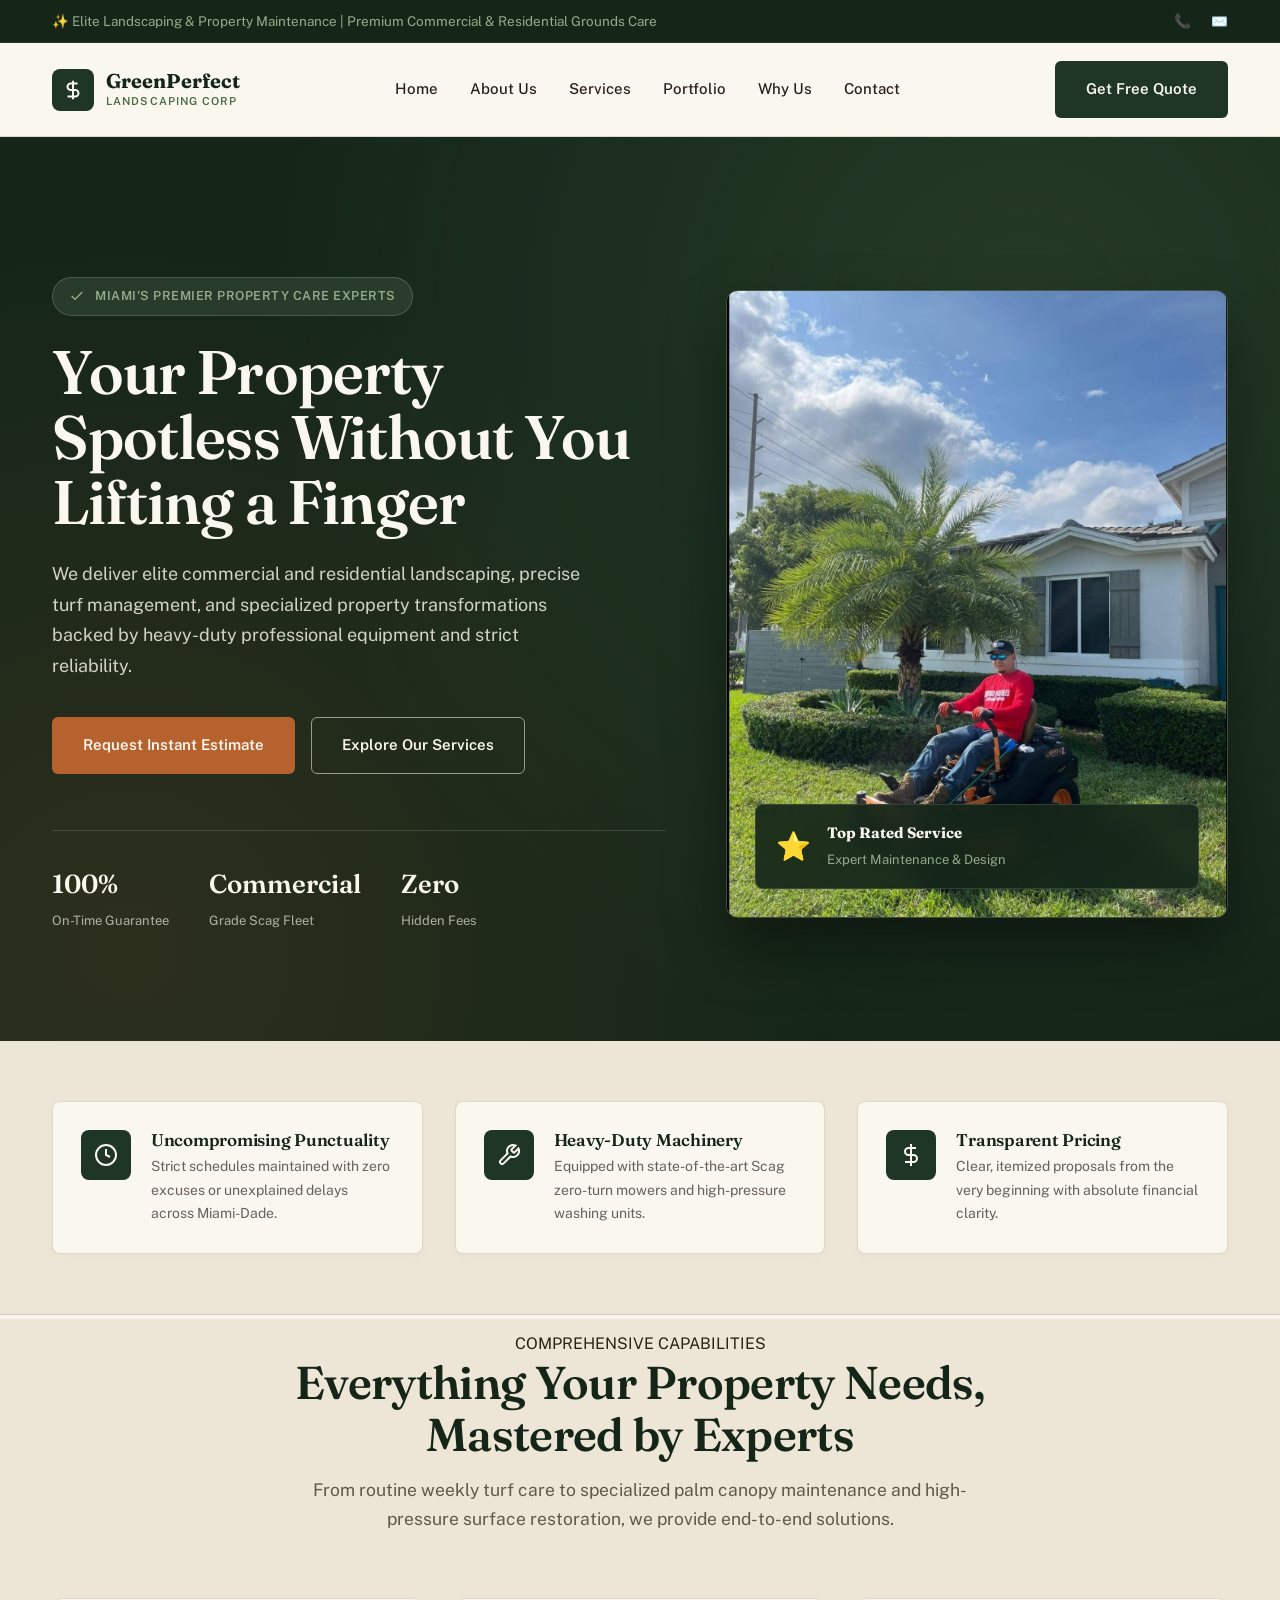
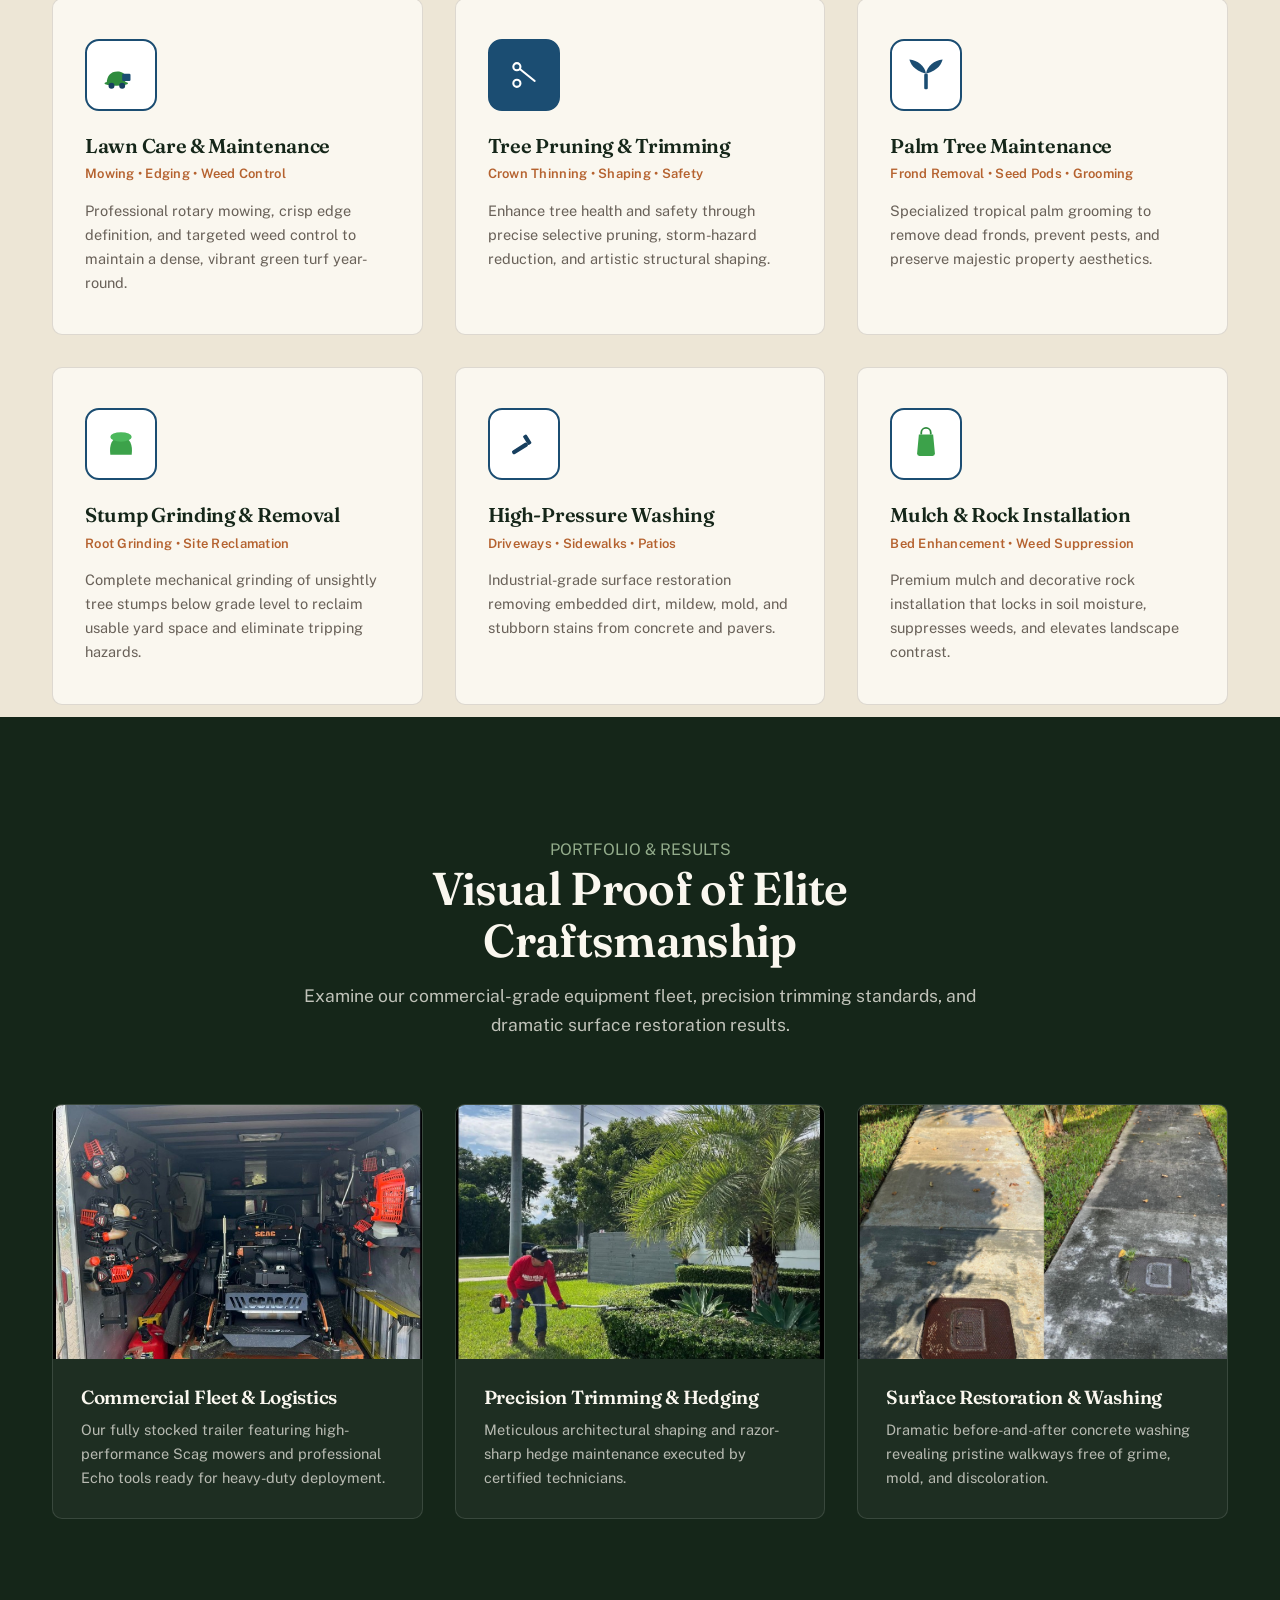
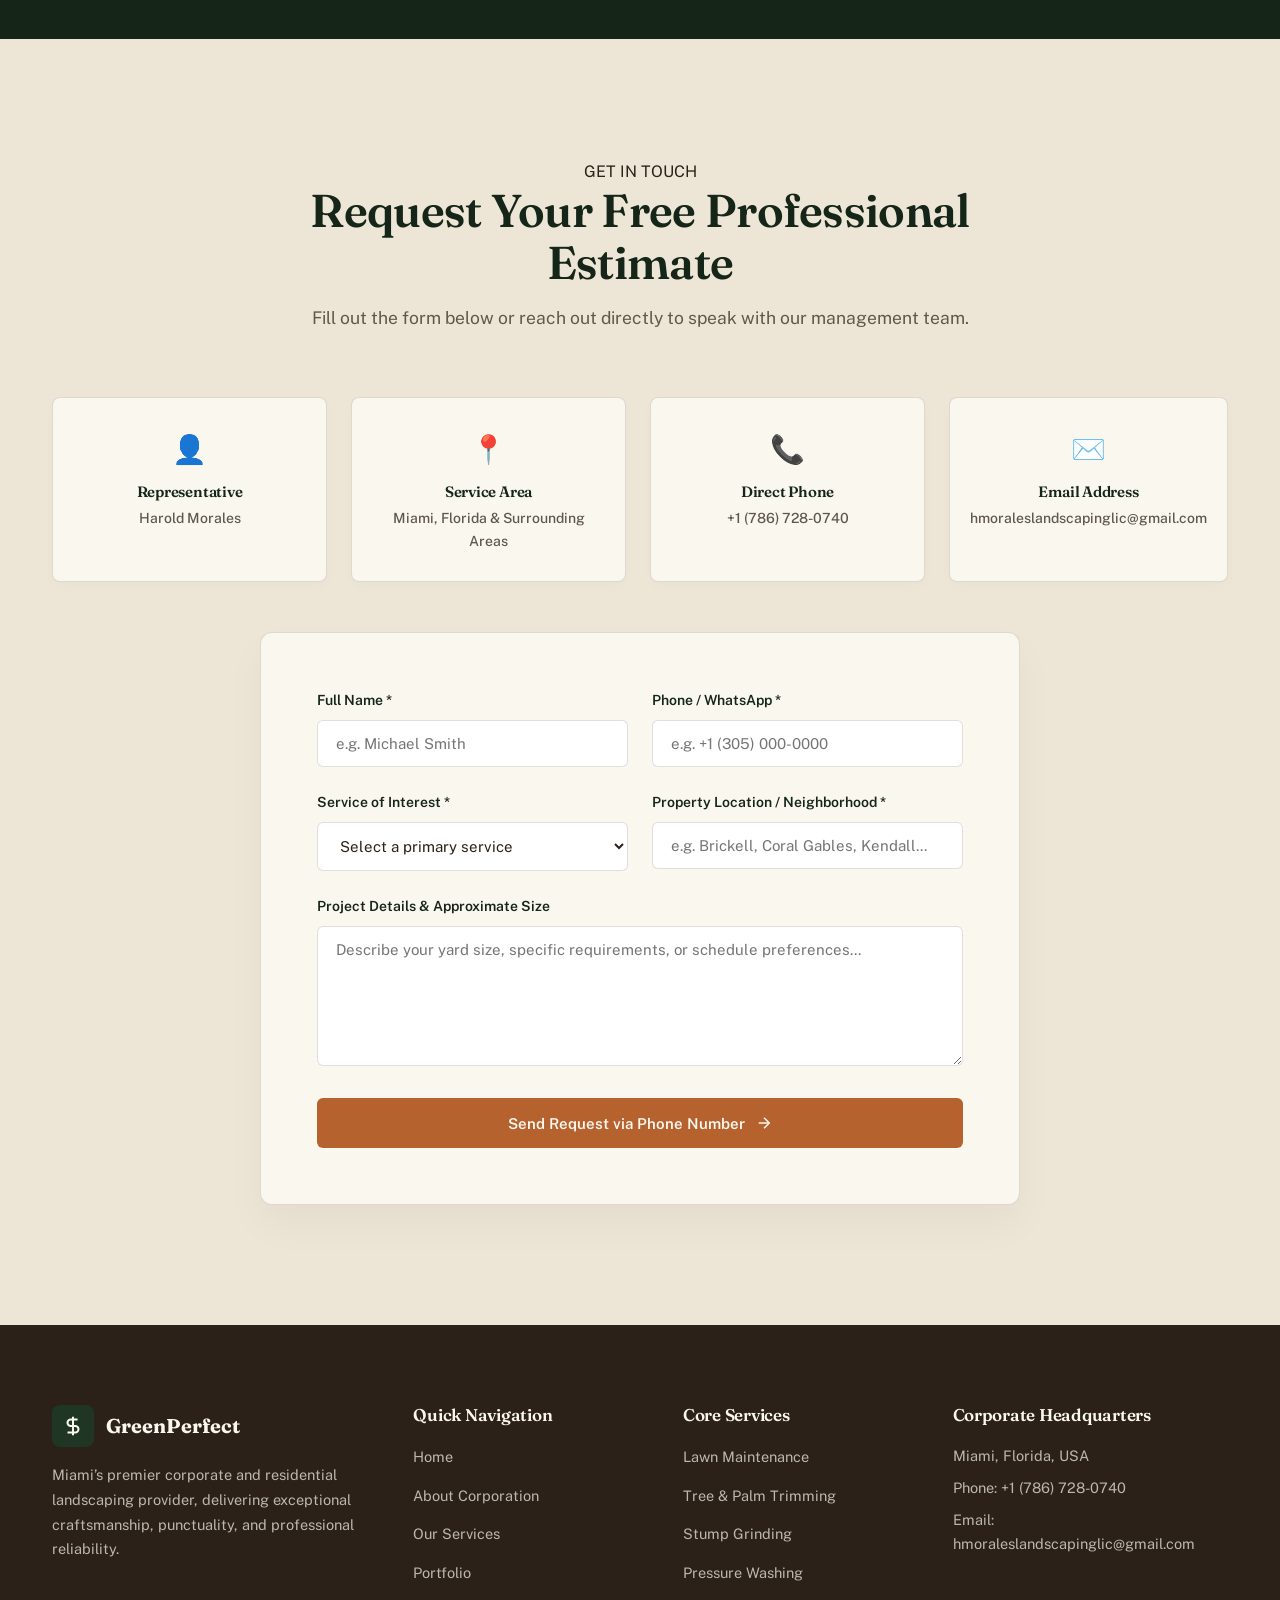
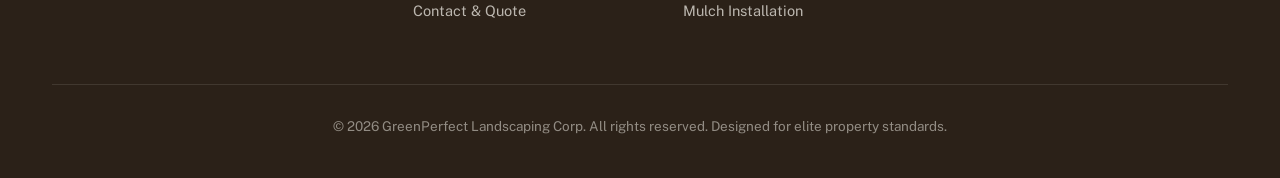
<file: index.html>
<!DOCTYPE html>
<html lang="en">
<head>
    <meta charset="UTF-8">
    <meta name="viewport" content="width=device-width, initial-scale=1.0">
    <title>GreenPerfect Corporation | Premier Commercial & Residential Landscaping Miami</title>
    <meta name="description" content="Miami's elite landscaping, lawn maintenance, tree care, and surface restoration experts. Fully licensed, insured, and equipped with commercial-grade machinery.">
    
    <!-- Google Fonts -->
    <link rel="preconnect" href="https://fonts.googleapis.com">
    <link rel="preconnect" href="https://fonts.gstatic.com" crossorigin>
    <link href="https://fonts.googleapis.com/css2?family=Fraunces:ital,opsz,wght@0,9..144,300..700;1,9..144,400..600&family=Public+Sans:wght@300;400;500;600;700&display=swap" rel="stylesheet">
    
    <!-- External Stylesheet -->
    <link rel="stylesheet" href="style.css">
</head>
<body>

    <!-- TOP BAR NOTICE -->
    <div class="top-announcement-bar">
        <div class="wrap">
            <span>✨ Elite Landscaping & Property Maintenance | Premium Commercial & Residential Grounds Care   </span>
            <div class="top-contacts">
                <a href="tel:(786) 728-0740">📞 </a>
                <a href="mailto:hmoraleslandscapinglic@gmail.com">✉️ </a>
            </div>
        </div>
    </div>

    <!-- ENTERPRISE NAVIGATION -->
    <header class="nav" id="navbar">
        <div class="wrap">
            <a href="#" class="brand">
                <div class="brand-emblem">
                    <svg viewBox="0 0 24 24" fill="none" stroke="currentColor" stroke-width="2.2"><path d="M12 2v20M17 5H9.5a3.5 3.5 0 0 0 0 7h5a3.5 3.5 0 0 1 0 7H6"/></svg>
                </div>
                <div class="brand-text">
                    <span class="brand-name">GreenPerfect</span>
                    <span class="brand-tagline">Landscaping Corp</span>
                </div>
            </a>
            
            <nav class="nav-links">
                <a href="#inicio">Home</a>
                <a href="#about">About Us</a>
                <a href="#servicios">Services</a>
                <a href="#galeria">Portfolio</a>
                <a href="#why-us">Why Us</a>
                <a href="#contacto">Contact</a>
            </nav>

            <div class="nav-actions">
                <a href="#contacto" class="btn btn-primary-header">Get Free Quote</a>
                <button class="mobile-menu-toggle" id="menuToggle" aria-label="Toggle navigation">
                    <span></span>
                    <span></span>
                    <span></span>
                </button>
            </div>
        </div>
    </header>

    <!-- MOBILE MENU OVERLAY -->
    <div class="mobile-nav-overlay" id="mobileNav">
        <div class="mobile-nav-content">
            <a href="#inicio" class="mobile-link">Home</a>
            <a href="#about" class="mobile-link">About Us</a>
            <a href="#servicios" class="mobile-link">Services</a>
            <a href="#galeria" class="mobile-link">Portfolio</a>
            <a href="#why-us" class="mobile-link">Why Us</a>
            <a href="#contacto" class="mobile-link">Contact</a>
            <a href="#contacto" class="btn btn-primary mobile-cta">Get Free Quote</a>
        </div>
    </div>

    <!-- HERO SECTION -->
    <section id="inicio" class="hero">
        <div class="hero-bg-overlay"></div>
        <div class="wrap">
            <div class="hero-content">
                <div class="hero-badge">
                    <svg viewBox="0 0 24 24" fill="none" stroke="currentColor" stroke-width="2"><polyline points="20 6 9 17 4 12"/></svg>
                    <span>MIAMI'S PREMIER PROPERTY CARE EXPERTS</span>
                </div>
                <h1>Your Property Spotless Without You Lifting a Finger</h1>
                <p class="hero-sub">We deliver elite commercial and residential landscaping, precise turf management, and specialized property transformations backed by heavy-duty professional equipment and strict reliability.</p>
                
                <div class="hero-ctas">
                    <a href="#contacto" class="btn btn-primary">Request Instant Estimate</a>
                    <a href="#servicios" class="btn btn-outline-light">Explore Our Services</a>
                </div>

                <div class="hero-trust">
                    <div class="hero-trust-item">
                        <span class="hero-trust-num">100%</span>
                        <span class="hero-trust-label">On-Time Guarantee</span>
                    </div>
                    <div class="hero-trust-item">
                        <span class="hero-trust-num">Commercial</span>
                        <span class="hero-trust-label">Grade Scag Fleet</span>
                    </div>
                    <div class="hero-trust-item">
                        <span class="hero-trust-num">Zero</span>
                        <span class="hero-trust-label">Hidden Fees</span>
                    </div>
                </div>
            </div>

            <div class="hero-visual">
                <div class="hero-photo-card">
                    <img src="Harold Landscaping.jpg" alt="Harold Landscaping professional care in Miami">
                    <div class="hero-floating-badge">
                        <div class="badge-icon">⭐</div>
                        <div class="badge-text">
                            <strong>Top Rated Service</strong>
                            <span>Expert Maintenance & Design</span>
                        </div>
                    </div>
                </div>
            </div>
        </div>
    </section>

    <!-- TRUST & METRICS STRIP -->
    <section class="metrics-strip">
        <div class="wrap">
            <div class="metric-card">
                <div class="metric-icon">
                    <svg viewBox="0 0 24 24" fill="none" stroke="currentColor" stroke-width="2"><circle cx="12" cy="12" r="10"/><polyline points="12 6 12 12 16 14"/></svg>
                </div>
                <div>
                    <h4>Uncompromising Punctuality</h4>
                    <p>Strict schedules maintained with zero excuses or unexplained delays across Miami-Dade.</p>
                </div>
            </div>
            <div class="metric-card">
                <div class="metric-icon">
                    <svg viewBox="0 0 24 24" fill="none" stroke="currentColor" stroke-width="2"><path d="M14.7 6.3a1 1 0 0 0 0 1.4l1.6 1.6a1 1 0 0 0 1.4 0l3.77-3.77a6 6 0 0 1-7.94 7.94l-6.91 6.91a2.12 2.12 0 0 1-3-3l6.91-6.91a6 6 0 0 1 7.94-7.94l-3.76 3.76z"/></svg>
                </div>
                <div>
                    <h4>Heavy-Duty Machinery</h4>
                    <p>Equipped with state-of-the-art Scag zero-turn mowers and high-pressure washing units.</p>
                </div>
            </div>
            <div class="metric-card">
                <div class="metric-icon">
                    <svg viewBox="0 0 24 24" fill="none" stroke="currentColor" stroke-width="2"><line x1="12" y1="1" x2="12" y2="23"/><path d="M17 5H9.5a3.5 3.5 0 0 0 0 7h5a3.5 3.5 0 0 1 0 7H6"/></svg>
                </div>
                <div>
                    <h4>Transparent Pricing</h4>
                    <p>Clear, itemized proposals from the very beginning with absolute financial clarity.</p>
                </div>
            </div>
        </div>
    </section>

    <!-- ABOUT SECTION -->
    <section id="about" class="about-section">
    </section>

    <!-- COMPREHENSIVE SERVICES SECTION -->
    <section id="servicios" class="services-section">
        <div class="wrap">
            <div class="section-head center-head">
                <span class="section-eyebrow">COMPREHENSIVE CAPABILITIES</span>
                <h2>Everything Your Property Needs, Mastered by Experts</h2>
                <p>From routine weekly turf care to specialized palm canopy maintenance and high-pressure surface restoration, we provide end-to-end solutions.</p>
            </div>

            <div class="services-grid">
                <!-- Service 1 -->
                <div class="service-card">
                    <div class="service-icon-wrap">
                        <svg viewBox="0 0 64 64" xmlns="http://www.w3.org/2000/svg">
                            <ellipse cx="24" cy="46" rx="20" ry="4" fill="#2E8B3D"/>
                            <path d="M8 46 C8 34 14 26 26 26 C34 26 40 30 40 36 L40 40 C40 43 38 46 34 46 Z" fill="#2E8B3D"/>
                            <rect x="34" y="30" width="14" height="12" rx="2" fill="#1B4D72"/>
                            <circle cx="16" cy="50" r="5" fill="#173F5F"/>
                            <circle cx="34" cy="50" r="5" fill="#173F5F"/>
                        </svg>
                    </div>
                    <h3>Lawn Care & Maintenance</h3>
                    <span class="service-sub">Mowing • Edging • Weed Control</span>
                    <p>Professional rotary mowing, crisp edge definition, and targeted weed control to maintain a dense, vibrant green turf year-round.</p>
                </div>

                <!-- Service 2 -->
                <div class="service-card">
                    <div class="service-icon-wrap accent-icon">
                        <svg viewBox="0 0 64 64" xmlns="http://www.w3.org/2000/svg">
                            <circle cx="20" cy="18" r="6" fill="none" stroke="#fff" stroke-width="3.5"/>
                            <circle cx="20" cy="46" r="6" fill="none" stroke="#fff" stroke-width="3.5"/>
                            <line x1="25" y1="22" x2="50" y2="42" stroke="#fff" stroke-width="3.5" stroke-linecap="round"/>
                        </svg>
                    </div>
                    <h3>Tree Pruning & Trimming</h3>
                    <span class="service-sub">Crown Thinning • Shaping • Safety</span>
                    <p>Enhance tree health and safety through precise selective pruning, storm-hazard reduction, and artistic structural shaping.</p>
                </div>

                <!-- Service 3 -->
                <div class="service-card">
                    <div class="service-icon-wrap">
                        <svg viewBox="0 0 64 64" xmlns="http://www.w3.org/2000/svg">
                            <rect x="29" y="30" width="6" height="26" rx="2" fill="#1B4D72"/>
                            <path d="M32 30 C10 24 6 12 4 6 C18 8 30 16 32 30 Z" fill="#1B4D72"/>
                            <path d="M32 30 C54 24 58 12 60 6 C46 8 34 16 32 30 Z" fill="#1B4D72"/>
                        </svg>
                    </div>
                    <h3>Palm Tree Maintenance</h3>
                    <span class="service-sub">Frond Removal • Seed Pods • Grooming</span>
                    <p>Specialized tropical palm grooming to remove dead fronds, prevent pests, and preserve majestic property aesthetics.</p>
                </div>

                <!-- Service 4 -->
                <div class="service-card">
                    <div class="service-icon-wrap">
                        <svg viewBox="0 0 64 64" xmlns="http://www.w3.org/2000/svg">
                            <path d="M14 50 C12 34 16 20 32 20 C48 20 52 34 50 50 Z" fill="#3CA24A"/>
                            <ellipse cx="32" cy="20" rx="18" ry="8" fill="#4CB85C"/>
                        </svg>
                    </div>
                    <h3>Stump Grinding & Removal</h3>
                    <span class="service-sub">Root Grinding • Site Reclamation</span>
                    <p>Complete mechanical grinding of unsightly tree stumps below grade level to reclaim usable yard space and eliminate tripping hazards.</p>
                </div>

                <!-- Service 5 -->
                <div class="service-card">
                    <div class="service-icon-wrap">
                        <svg viewBox="0 0 64 64" xmlns="http://www.w3.org/2000/svg">
                            <rect x="10" y="36" width="30" height="7" rx="3" fill="#173F5F" transform="rotate(-32 25 39)"/>
                            <rect x="34" y="16" width="7" height="18" rx="2" fill="#173F5F" transform="rotate(-32 37 25)"/>
                        </svg>
                    </div>
                    <h3>High-Pressure Washing</h3>
                    <span class="service-sub">Driveways • Sidewalks • Patios</span>
                    <p>Industrial-grade surface restoration removing embedded dirt, mildew, mold, and stubborn stains from concrete and pavers.</p>
                </div>

                <!-- Service 6 -->
                <div class="service-card">
                    <div class="service-icon-wrap">
                        <svg viewBox="0 0 64 64" xmlns="http://www.w3.org/2000/svg">
                            <path d="M24 16 v-3 a8 8 0 0 1 16 0 v3" fill="none" stroke="#2E8B3D" stroke-width="3"/>
                            <path d="M20 16 h24 l3 32 a4 4 0 0 1 -4 4 h-22 a4 4 0 0 1 -4 -4 Z" fill="#3CA24A"/>
                        </svg>
                    </div>
                    <h3>Mulch & Rock Installation</h3>
                    <span class="service-sub">Bed Enhancement • Weed Suppression</span>
                    <p>Premium mulch and decorative rock installation that locks in soil moisture, suppresses weeds, and elevates landscape contrast.</p>
                </div>
            </div>
        </div>
    </section>

    <!-- PORTFOLIO / GALLERY SECTION -->
    <section id="galeria" class="gallery-section">
        <div class="wrap">
            <div class="section-head center-head white-head">
                <span class="section-eyebrow">PORTFOLIO & RESULTS</span>
                <h2>Visual Proof of Elite Craftsmanship</h2>
                <p>Examine our commercial-grade equipment fleet, precision trimming standards, and dramatic surface restoration results.</p>
            </div>

            <div class="gallery-grid">
                <div class="gallery-card">
                    <div class="gallery-img-wrap">
                        <img src="Equipamiento.jpg" alt="Commercial Equipment Fleet">
                    </div>
                    <div class="gallery-body">
                        <h4>Commercial Fleet & Logistics</h4>
                        <p>Our fully stocked trailer featuring high-performance Scag mowers and professional Echo tools ready for heavy-duty deployment.</p>
                    </div>
                </div>

                <div class="gallery-card">
                    <div class="gallery-img-wrap">
                        <img src="Poda de Precisión.jpg" alt="Precision Trimming">
                    </div>
                    <div class="gallery-body">
                        <h4>Precision Trimming & Hedging</h4>
                        <p>Meticulous architectural shaping and razor-sharp hedge maintenance executed by certified technicians.</p>
                    </div>
                </div>

                <div class="gallery-card">
                    <div class="gallery-img-wrap">
                        <img src="Restauración de Superficies.png" alt="Surface Restoration">
                    </div>
                    <div class="gallery-body">
                        <h4>Surface Restoration & Washing</h4>
                        <p>Dramatic before-and-after concrete washing revealing pristine walkways free of grime, mold, and discoloration.</p>
                    </div>
                </div>
            </div>
        </div>
    </section>
    <!-- CONTACT & QUOTE SECTION -->
    <section id="contacto" class="contact-section">
        <div class="wrap">
            <div class="section-head center-head">
                <span class="section-eyebrow">GET IN TOUCH</span>
                <h2>Request Your Free Professional Estimate</h2>
                <p>Fill out the form below or reach out directly to speak with our management team.</p>
            </div>

            <div class="contact-info-boxes">
                <div class="info-box">
                    <div class="info-box-icon">👤</div>
                    <h4>Representative</h4>
                    <p>Harold Morales</p>
                </div>
                <div class="info-box">
                    <div class="info-box-icon">📍</div>
                    <h4>Service Area</h4>
                    <p>Miami, Florida & Surrounding Areas</p>
                </div>
                <div class="info-box">
                    <div class="info-box-icon">📞</div>
                    <h4>Direct Phone</h4>
                    <p>+1 (786) 728-0740</p>
                </div>
                <div class="info-box">
                    <div class="info-box-icon">✉️</div>
                    <h4>Email Address</h4>
                    <p>hmoraleslandscapinglic@gmail.com</p>
                </div>
            </div>

            <div class="form-wrapper">
                <form id="whatsapp-form" class="enterprise-form">
                    <div class="form-row">
                        <div class="form-group">
                            <label for="nombre">Full Name *</label>
                            <input type="text" id="nombre" name="nombre" placeholder="e.g. Michael Smith" required>
                        </div>
                        <div class="form-group">
                            <label for="telefono">Phone / WhatsApp *</label>
                            <input type="tel" id="telefono" name="telefono" placeholder="e.g. +1 (305) 000-0000" required>
                        </div>
                    </div>

                    <div class="form-row">
                        <div class="form-group">
                            <label for="servicio">Service of Interest *</label>
                            <select id="servicio" name="servicio" required>
                                <option value="" disabled selected>Select a primary service</option>
                                <option value="Lawn Care & Maintenance">Lawn Care & Maintenance</option>
                                <option value="Tree Pruning & Trimming">Tree Pruning & Trimming</option>
                                <option value="Palm Tree Maintenance">Palm Tree Maintenance</option>
                                <option value="Stump Grinding & Removal">Stump Grinding & Removal</option>
                                <option value="High-Pressure Washing">High-Pressure Washing</option>
                                <option value="Mulch & Rock Installation">Mulch & Rock Installation</option>
                                <option value="Other Landscaping Service">Other Landscaping Service</option>
                            </select>
                        </div>
                        <div class="form-group">
                            <label for="ubicacion">Property Location / Neighborhood *</label>
                            <input type="text" id="ubicacion" name="ubicacion" placeholder="e.g. Brickell, Coral Gables, Kendall..." required>
                        </div>
                    </div>

                    <div class="form-group full-width">
                        <label for="mensaje">Project Details & Approximate Size</label>
                        <textarea id="mensaje" name="detalles" placeholder="Describe your yard size, specific requirements, or schedule preferences..."></textarea>
                    </div>

                    <button type="submit" class="btn btn-primary submit-btn">
                        <span>Send Request via Phone Number</span>
                        <svg viewBox="0 0 24 24" fill="none" stroke="currentColor" stroke-width="2"><line x1="5" y1="12" x2="19" y2="12"/><polyline points="12 5 19 12 12 19"/></svg>
                    </button>
                </form>
            </div>
        </div>
    </section>

    <!-- FOOTER -->
    <footer class="footer">
        <div class="wrap">
            <div class="footer-grid">
                <div class="footer-col">
                    <div class="brand footer-brand">
                        <div class="brand-emblem">
                            <svg viewBox="0 0 24 24" fill="none" stroke="currentColor" stroke-width="2.2"><path d="M12 2v20M17 5H9.5a3.5 3.5 0 0 0 0 7h5a3.5 3.5 0 0 1 0 7H6"/></svg>
                        </div>
                        <span class="brand-name" style="color:#FAF7EF;">GreenPerfect</span>
                    </div>
                    <p class="footer-desc">Miami’s premier corporate and residential landscaping provider, delivering exceptional craftsmanship, punctuality, and professional reliability.</p>
                </div>
                <div class="footer-col">
                    <h4>Quick Navigation</h4>
                    <ul>
                        <li><a href="#inicio">Home</a></li>
                        <li><a href="#about">About Corporation</a></li>
                        <li><a href="#servicios">Our Services</a></li>
                        <li><a href="#galeria">Portfolio</a></li>
                        <li><a href="#contacto">Contact & Quote</a></li>
                    </ul>
                </div>
                <div class="footer-col">
                    <h4>Core Services</h4>
                    <ul>
                        <li><a href="#servicios">Lawn Maintenance</a></li>
                        <li><a href="#servicios">Tree & Palm Trimming</a></li>
                        <li><a href="#servicios">Stump Grinding</a></li>
                        <li><a href="#servicios">Pressure Washing</a></li>
                        <li><a href="#servicios">Mulch Installation</a></li>
                    </ul>
                </div>
                <div class="footer-col">
                    <h4>Corporate Headquarters</h4>
                    <p>Miami, Florida, USA</p>
                    <p>Phone: +1 (786) 728-0740</p>
                    <p>Email: hmoraleslandscapinglic@gmail.com</p>
                </div>
            </div>
            <div class="footer-bottom">
                <p>&copy; 2026 GreenPerfect Landscaping Corp. All rights reserved. Designed for elite property standards.</p>
            </div>
        </div>
    </footer>

    <!-- External JavaScript File -->
    <script src="script.js"></script>
</body>
</html>
</file>
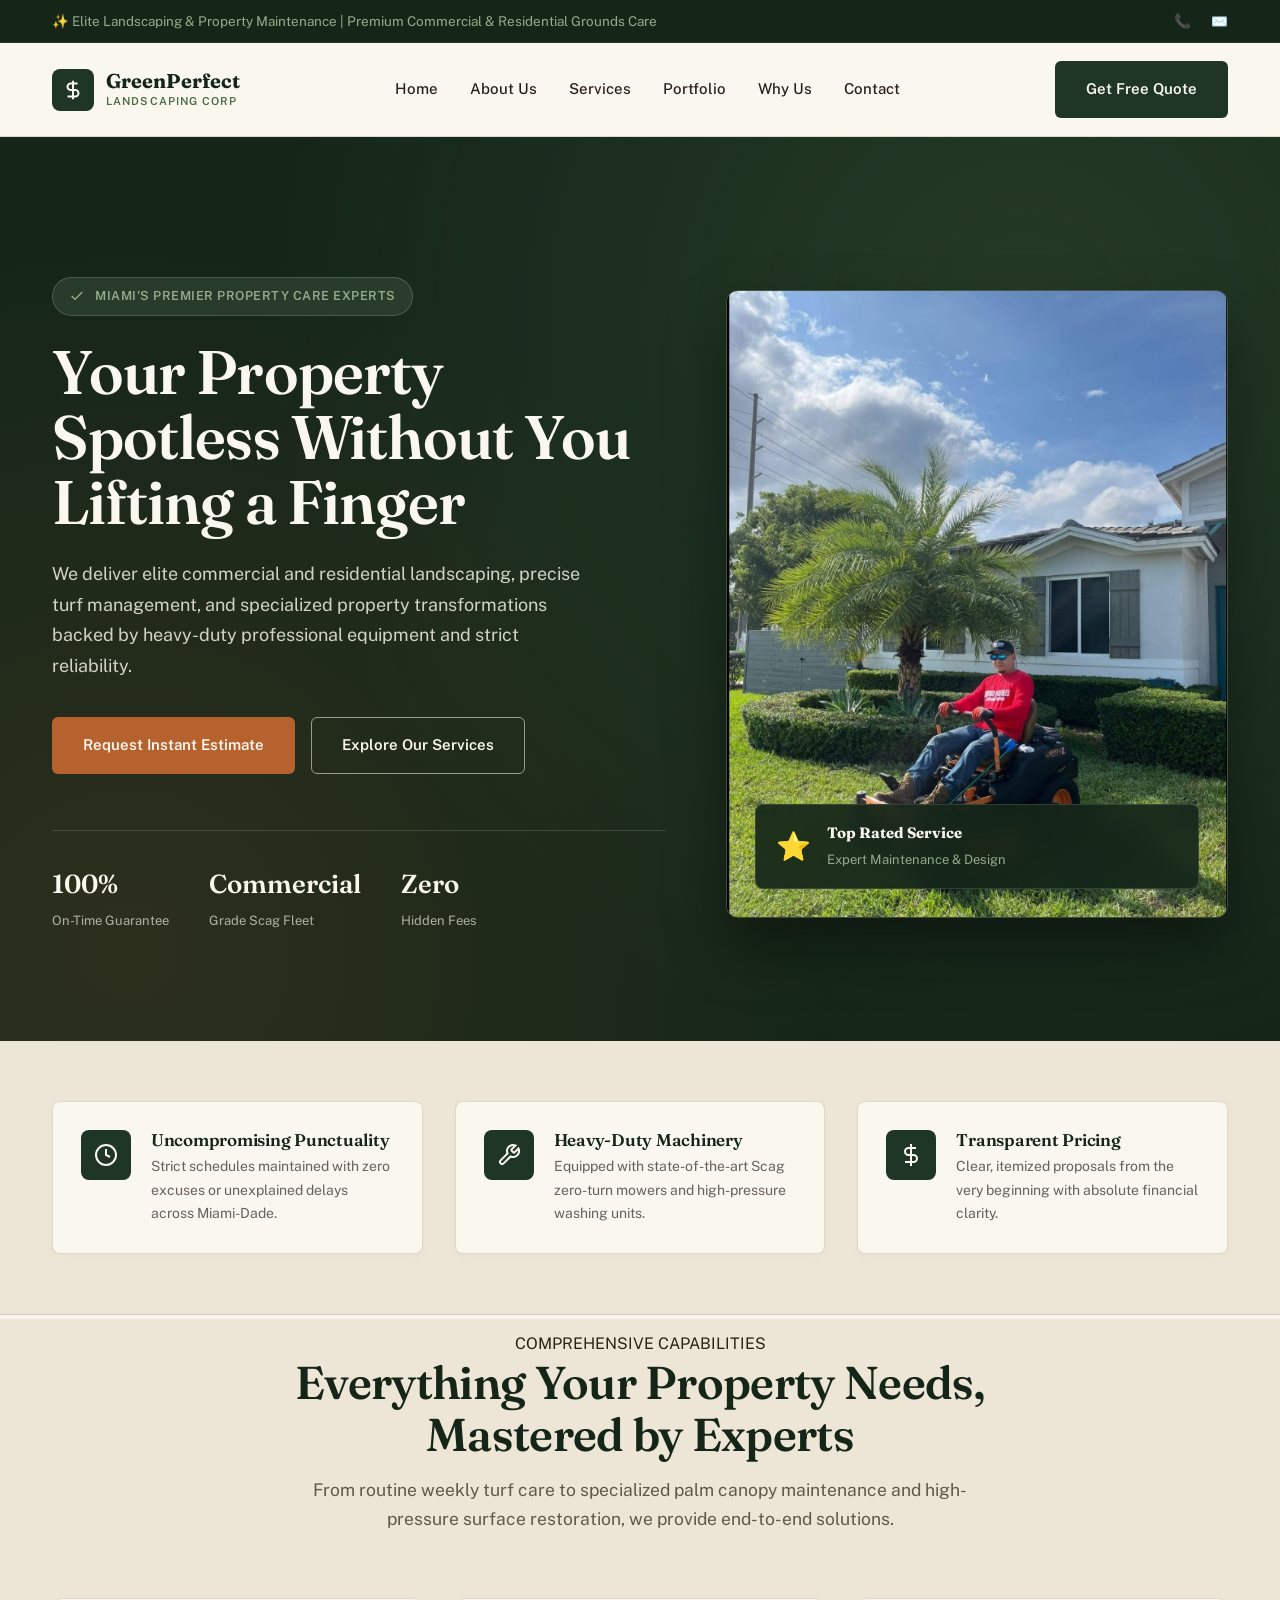
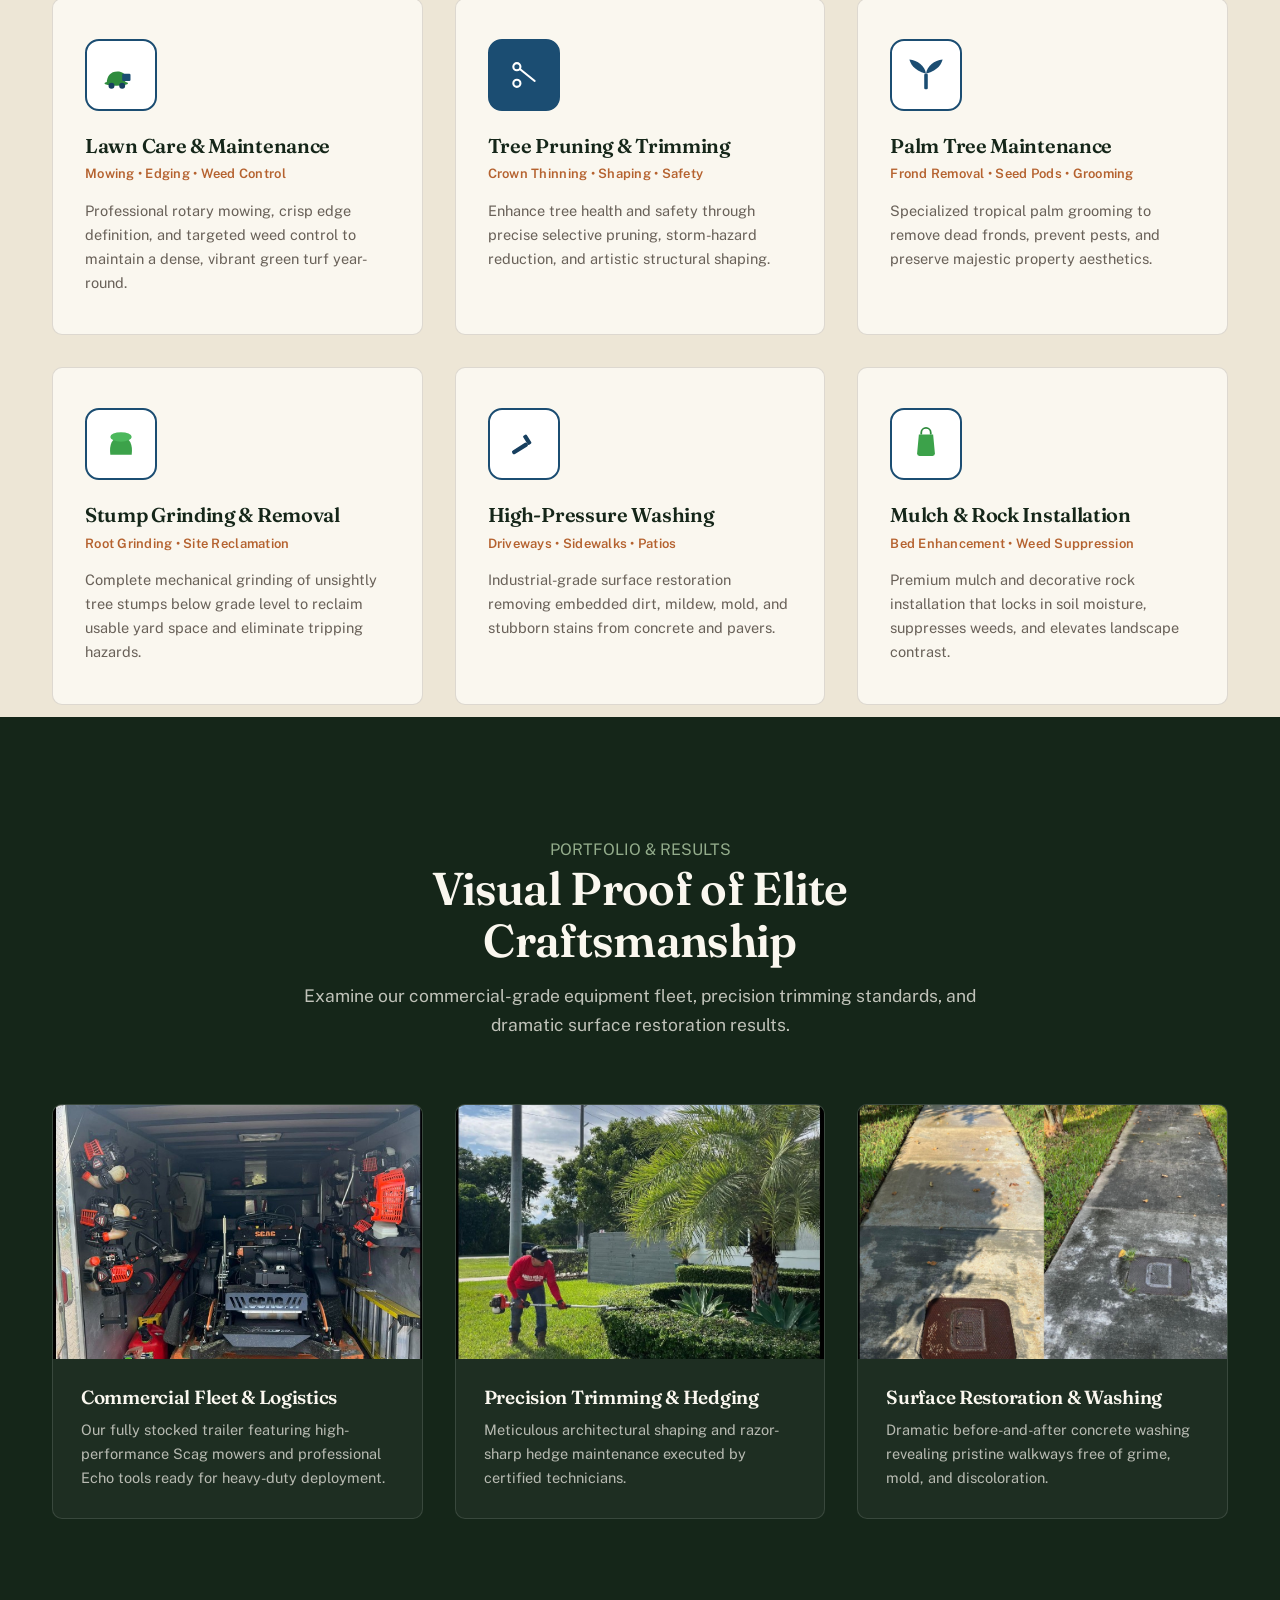
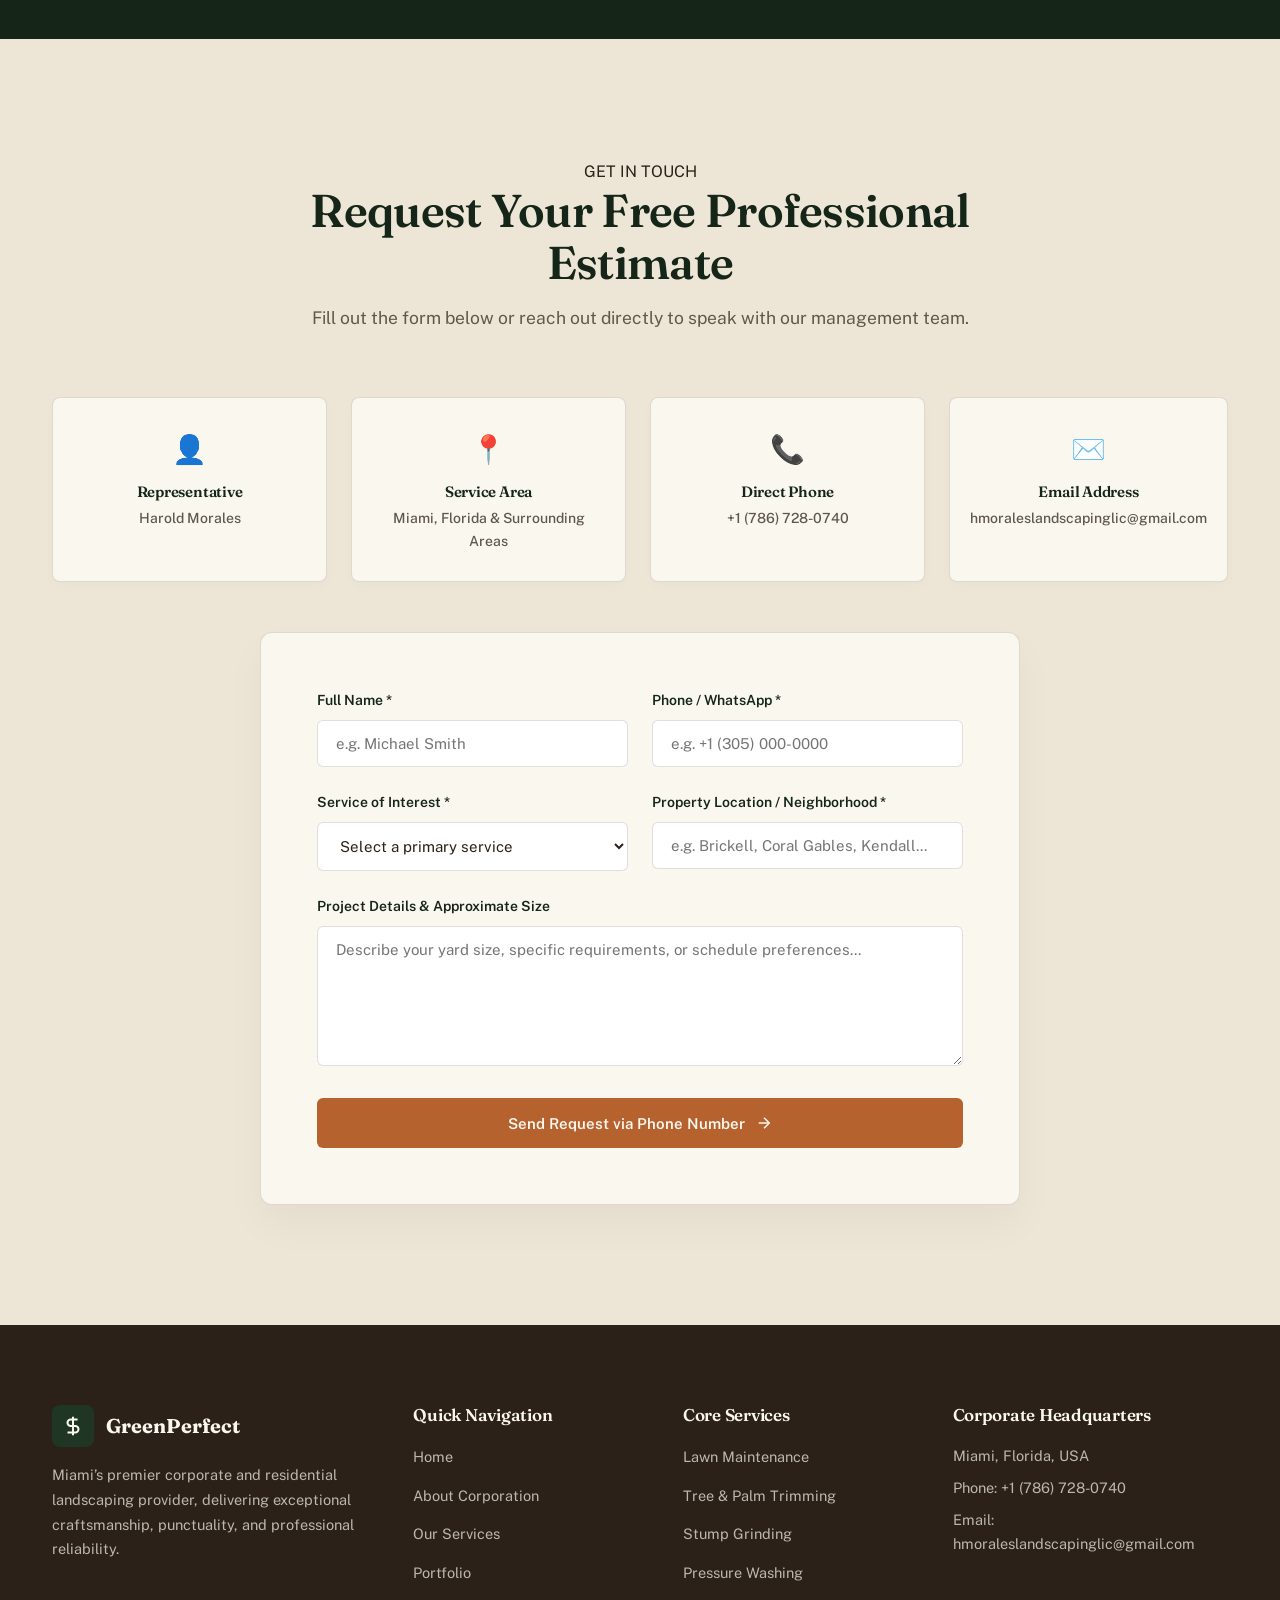
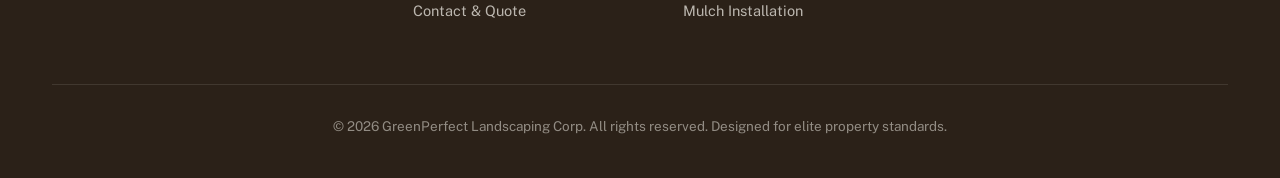
<file: Landscaping Website/index.html>
<!DOCTYPE html>
<html lang="en">
<head>
    <meta charset="UTF-8">
    <meta name="viewport" content="width=device-width, initial-scale=1.0">
    <title>GreenPerfect Corporation | Premier Commercial & Residential Landscaping Miami</title>
    <meta name="description" content="Miami's elite landscaping, lawn maintenance, tree care, and surface restoration experts. Fully licensed, insured, and equipped with commercial-grade machinery.">
    
    <!-- Google Fonts -->
    <link rel="preconnect" href="https://fonts.googleapis.com">
    <link rel="preconnect" href="https://fonts.gstatic.com" crossorigin>
    <link href="https://fonts.googleapis.com/css2?family=Fraunces:ital,opsz,wght@0,9..144,300..700;1,9..144,400..600&family=Public+Sans:wght@300;400;500;600;700&display=swap" rel="stylesheet">
    
    <!-- External Stylesheet -->
    <link rel="stylesheet" href="style.css">
</head>
<body>

    <!-- TOP BAR NOTICE -->
    <div class="top-announcement-bar">
        <div class="wrap">
            <span>✨ Elite Landscaping & Property Maintenance | Premium Commercial & Residential Grounds Care   </span>
            <div class="top-contacts">
                <a href="tel:(786) 728-0740">📞 </a>
                <a href="mailto:hmoraleslandscapinglic@gmail.com">✉️ </a>
            </div>
        </div>
    </div>

    <!-- ENTERPRISE NAVIGATION -->
    <header class="nav" id="navbar">
        <div class="wrap">
            <a href="#" class="brand">
                <div class="brand-emblem">
                    <svg viewBox="0 0 24 24" fill="none" stroke="currentColor" stroke-width="2.2"><path d="M12 2v20M17 5H9.5a3.5 3.5 0 0 0 0 7h5a3.5 3.5 0 0 1 0 7H6"/></svg>
                </div>
                <div class="brand-text">
                    <span class="brand-name">GreenPerfect</span>
                    <span class="brand-tagline">Landscaping Corp</span>
                </div>
            </a>
            
            <nav class="nav-links">
                <a href="#inicio">Home</a>
                <a href="#about">About Us</a>
                <a href="#servicios">Services</a>
                <a href="#galeria">Portfolio</a>
                <a href="#why-us">Why Us</a>
                <a href="#contacto">Contact</a>
            </nav>

            <div class="nav-actions">
                <a href="#contacto" class="btn btn-primary-header">Get Free Quote</a>
                <button class="mobile-menu-toggle" id="menuToggle" aria-label="Toggle navigation">
                    <span></span>
                    <span></span>
                    <span></span>
                </button>
            </div>
        </div>
    </header>

    <!-- MOBILE MENU OVERLAY -->
    <div class="mobile-nav-overlay" id="mobileNav">
        <div class="mobile-nav-content">
            <a href="#inicio" class="mobile-link">Home</a>
            <a href="#about" class="mobile-link">About Us</a>
            <a href="#servicios" class="mobile-link">Services</a>
            <a href="#galeria" class="mobile-link">Portfolio</a>
            <a href="#why-us" class="mobile-link">Why Us</a>
            <a href="#contacto" class="mobile-link">Contact</a>
            <a href="#contacto" class="btn btn-primary mobile-cta">Get Free Quote</a>
        </div>
    </div>

    <!-- HERO SECTION -->
    <section id="inicio" class="hero">
        <div class="hero-bg-overlay"></div>
        <div class="wrap">
            <div class="hero-content">
                <div class="hero-badge">
                    <svg viewBox="0 0 24 24" fill="none" stroke="currentColor" stroke-width="2"><polyline points="20 6 9 17 4 12"/></svg>
                    <span>MIAMI'S PREMIER PROPERTY CARE EXPERTS</span>
                </div>
                <h1>Your Property Spotless Without You Lifting a Finger</h1>
                <p class="hero-sub">We deliver elite commercial and residential landscaping, precise turf management, and specialized property transformations backed by heavy-duty professional equipment and strict reliability.</p>
                
                <div class="hero-ctas">
                    <a href="#contacto" class="btn btn-primary">Request Instant Estimate</a>
                    <a href="#servicios" class="btn btn-outline-light">Explore Our Services</a>
                </div>

                <div class="hero-trust">
                    <div class="hero-trust-item">
                        <span class="hero-trust-num">100%</span>
                        <span class="hero-trust-label">On-Time Guarantee</span>
                    </div>
                    <div class="hero-trust-item">
                        <span class="hero-trust-num">Commercial</span>
                        <span class="hero-trust-label">Grade Scag Fleet</span>
                    </div>
                    <div class="hero-trust-item">
                        <span class="hero-trust-num">Zero</span>
                        <span class="hero-trust-label">Hidden Fees</span>
                    </div>
                </div>
            </div>

            <div class="hero-visual">
                <div class="hero-photo-card">
                    <img src="Harold Landscaping.jpg" alt="Harold Landscaping professional care in Miami">
                    <div class="hero-floating-badge">
                        <div class="badge-icon">⭐</div>
                        <div class="badge-text">
                            <strong>Top Rated Service</strong>
                            <span>Expert Maintenance & Design</span>
                        </div>
                    </div>
                </div>
            </div>
        </div>
    </section>

    <!-- TRUST & METRICS STRIP -->
    <section class="metrics-strip">
        <div class="wrap">
            <div class="metric-card">
                <div class="metric-icon">
                    <svg viewBox="0 0 24 24" fill="none" stroke="currentColor" stroke-width="2"><circle cx="12" cy="12" r="10"/><polyline points="12 6 12 12 16 14"/></svg>
                </div>
                <div>
                    <h4>Uncompromising Punctuality</h4>
                    <p>Strict schedules maintained with zero excuses or unexplained delays across Miami-Dade.</p>
                </div>
            </div>
            <div class="metric-card">
                <div class="metric-icon">
                    <svg viewBox="0 0 24 24" fill="none" stroke="currentColor" stroke-width="2"><path d="M14.7 6.3a1 1 0 0 0 0 1.4l1.6 1.6a1 1 0 0 0 1.4 0l3.77-3.77a6 6 0 0 1-7.94 7.94l-6.91 6.91a2.12 2.12 0 0 1-3-3l6.91-6.91a6 6 0 0 1 7.94-7.94l-3.76 3.76z"/></svg>
                </div>
                <div>
                    <h4>Heavy-Duty Machinery</h4>
                    <p>Equipped with state-of-the-art Scag zero-turn mowers and high-pressure washing units.</p>
                </div>
            </div>
            <div class="metric-card">
                <div class="metric-icon">
                    <svg viewBox="0 0 24 24" fill="none" stroke="currentColor" stroke-width="2"><line x1="12" y1="1" x2="12" y2="23"/><path d="M17 5H9.5a3.5 3.5 0 0 0 0 7h5a3.5 3.5 0 0 1 0 7H6"/></svg>
                </div>
                <div>
                    <h4>Transparent Pricing</h4>
                    <p>Clear, itemized proposals from the very beginning with absolute financial clarity.</p>
                </div>
            </div>
        </div>
    </section>

    <!-- ABOUT SECTION -->
    <section id="about" class="about-section">
    </section>

    <!-- COMPREHENSIVE SERVICES SECTION -->
    <section id="servicios" class="services-section">
        <div class="wrap">
            <div class="section-head center-head">
                <span class="section-eyebrow">COMPREHENSIVE CAPABILITIES</span>
                <h2>Everything Your Property Needs, Mastered by Experts</h2>
                <p>From routine weekly turf care to specialized palm canopy maintenance and high-pressure surface restoration, we provide end-to-end solutions.</p>
            </div>

            <div class="services-grid">
                <!-- Service 1 -->
                <div class="service-card">
                    <div class="service-icon-wrap">
                        <svg viewBox="0 0 64 64" xmlns="http://www.w3.org/2000/svg">
                            <ellipse cx="24" cy="46" rx="20" ry="4" fill="#2E8B3D"/>
                            <path d="M8 46 C8 34 14 26 26 26 C34 26 40 30 40 36 L40 40 C40 43 38 46 34 46 Z" fill="#2E8B3D"/>
                            <rect x="34" y="30" width="14" height="12" rx="2" fill="#1B4D72"/>
                            <circle cx="16" cy="50" r="5" fill="#173F5F"/>
                            <circle cx="34" cy="50" r="5" fill="#173F5F"/>
                        </svg>
                    </div>
                    <h3>Lawn Care & Maintenance</h3>
                    <span class="service-sub">Mowing • Edging • Weed Control</span>
                    <p>Professional rotary mowing, crisp edge definition, and targeted weed control to maintain a dense, vibrant green turf year-round.</p>
                </div>

                <!-- Service 2 -->
                <div class="service-card">
                    <div class="service-icon-wrap accent-icon">
                        <svg viewBox="0 0 64 64" xmlns="http://www.w3.org/2000/svg">
                            <circle cx="20" cy="18" r="6" fill="none" stroke="#fff" stroke-width="3.5"/>
                            <circle cx="20" cy="46" r="6" fill="none" stroke="#fff" stroke-width="3.5"/>
                            <line x1="25" y1="22" x2="50" y2="42" stroke="#fff" stroke-width="3.5" stroke-linecap="round"/>
                        </svg>
                    </div>
                    <h3>Tree Pruning & Trimming</h3>
                    <span class="service-sub">Crown Thinning • Shaping • Safety</span>
                    <p>Enhance tree health and safety through precise selective pruning, storm-hazard reduction, and artistic structural shaping.</p>
                </div>

                <!-- Service 3 -->
                <div class="service-card">
                    <div class="service-icon-wrap">
                        <svg viewBox="0 0 64 64" xmlns="http://www.w3.org/2000/svg">
                            <rect x="29" y="30" width="6" height="26" rx="2" fill="#1B4D72"/>
                            <path d="M32 30 C10 24 6 12 4 6 C18 8 30 16 32 30 Z" fill="#1B4D72"/>
                            <path d="M32 30 C54 24 58 12 60 6 C46 8 34 16 32 30 Z" fill="#1B4D72"/>
                        </svg>
                    </div>
                    <h3>Palm Tree Maintenance</h3>
                    <span class="service-sub">Frond Removal • Seed Pods • Grooming</span>
                    <p>Specialized tropical palm grooming to remove dead fronds, prevent pests, and preserve majestic property aesthetics.</p>
                </div>

                <!-- Service 4 -->
                <div class="service-card">
                    <div class="service-icon-wrap">
                        <svg viewBox="0 0 64 64" xmlns="http://www.w3.org/2000/svg">
                            <path d="M14 50 C12 34 16 20 32 20 C48 20 52 34 50 50 Z" fill="#3CA24A"/>
                            <ellipse cx="32" cy="20" rx="18" ry="8" fill="#4CB85C"/>
                        </svg>
                    </div>
                    <h3>Stump Grinding & Removal</h3>
                    <span class="service-sub">Root Grinding • Site Reclamation</span>
                    <p>Complete mechanical grinding of unsightly tree stumps below grade level to reclaim usable yard space and eliminate tripping hazards.</p>
                </div>

                <!-- Service 5 -->
                <div class="service-card">
                    <div class="service-icon-wrap">
                        <svg viewBox="0 0 64 64" xmlns="http://www.w3.org/2000/svg">
                            <rect x="10" y="36" width="30" height="7" rx="3" fill="#173F5F" transform="rotate(-32 25 39)"/>
                            <rect x="34" y="16" width="7" height="18" rx="2" fill="#173F5F" transform="rotate(-32 37 25)"/>
                        </svg>
                    </div>
                    <h3>High-Pressure Washing</h3>
                    <span class="service-sub">Driveways • Sidewalks • Patios</span>
                    <p>Industrial-grade surface restoration removing embedded dirt, mildew, mold, and stubborn stains from concrete and pavers.</p>
                </div>

                <!-- Service 6 -->
                <div class="service-card">
                    <div class="service-icon-wrap">
                        <svg viewBox="0 0 64 64" xmlns="http://www.w3.org/2000/svg">
                            <path d="M24 16 v-3 a8 8 0 0 1 16 0 v3" fill="none" stroke="#2E8B3D" stroke-width="3"/>
                            <path d="M20 16 h24 l3 32 a4 4 0 0 1 -4 4 h-22 a4 4 0 0 1 -4 -4 Z" fill="#3CA24A"/>
                        </svg>
                    </div>
                    <h3>Mulch & Rock Installation</h3>
                    <span class="service-sub">Bed Enhancement • Weed Suppression</span>
                    <p>Premium mulch and decorative rock installation that locks in soil moisture, suppresses weeds, and elevates landscape contrast.</p>
                </div>
            </div>
        </div>
    </section>

    <!-- PORTFOLIO / GALLERY SECTION -->
    <section id="galeria" class="gallery-section">
        <div class="wrap">
            <div class="section-head center-head white-head">
                <span class="section-eyebrow">PORTFOLIO & RESULTS</span>
                <h2>Visual Proof of Elite Craftsmanship</h2>
                <p>Examine our commercial-grade equipment fleet, precision trimming standards, and dramatic surface restoration results.</p>
            </div>

            <div class="gallery-grid">
                <div class="gallery-card">
                    <div class="gallery-img-wrap">
                        <img src="Equipamiento.jpg" alt="Commercial Equipment Fleet">
                    </div>
                    <div class="gallery-body">
                        <h4>Commercial Fleet & Logistics</h4>
                        <p>Our fully stocked trailer featuring high-performance Scag mowers and professional Echo tools ready for heavy-duty deployment.</p>
                    </div>
                </div>

                <div class="gallery-card">
                    <div class="gallery-img-wrap">
                        <img src="Poda de Precisión.jpg" alt="Precision Trimming">
                    </div>
                    <div class="gallery-body">
                        <h4>Precision Trimming & Hedging</h4>
                        <p>Meticulous architectural shaping and razor-sharp hedge maintenance executed by certified technicians.</p>
                    </div>
                </div>

                <div class="gallery-card">
                    <div class="gallery-img-wrap">
                        <img src="Restauración de Superficies.png" alt="Surface Restoration">
                    </div>
                    <div class="gallery-body">
                        <h4>Surface Restoration & Washing</h4>
                        <p>Dramatic before-and-after concrete washing revealing pristine walkways free of grime, mold, and discoloration.</p>
                    </div>
                </div>
            </div>
        </div>
    </section>
    <!-- CONTACT & QUOTE SECTION -->
    <section id="contacto" class="contact-section">
        <div class="wrap">
            <div class="section-head center-head">
                <span class="section-eyebrow">GET IN TOUCH</span>
                <h2>Request Your Free Professional Estimate</h2>
                <p>Fill out the form below or reach out directly to speak with our management team.</p>
            </div>

            <div class="contact-info-boxes">
                <div class="info-box">
                    <div class="info-box-icon">👤</div>
                    <h4>Representative</h4>
                    <p>Harold Morales</p>
                </div>
                <div class="info-box">
                    <div class="info-box-icon">📍</div>
                    <h4>Service Area</h4>
                    <p>Miami, Florida & Surrounding Areas</p>
                </div>
                <div class="info-box">
                    <div class="info-box-icon">📞</div>
                    <h4>Direct Phone</h4>
                    <p>+1 (786) 728-0740</p>
                </div>
                <div class="info-box">
                    <div class="info-box-icon">✉️</div>
                    <h4>Email Address</h4>
                    <p>hmoraleslandscapinglic@gmail.com</p>
                </div>
            </div>

            <div class="form-wrapper">
                <form id="whatsapp-form" class="enterprise-form">
                    <div class="form-row">
                        <div class="form-group">
                            <label for="nombre">Full Name *</label>
                            <input type="text" id="nombre" name="nombre" placeholder="e.g. Michael Smith" required>
                        </div>
                        <div class="form-group">
                            <label for="telefono">Phone / WhatsApp *</label>
                            <input type="tel" id="telefono" name="telefono" placeholder="e.g. +1 (305) 000-0000" required>
                        </div>
                    </div>

                    <div class="form-row">
                        <div class="form-group">
                            <label for="servicio">Service of Interest *</label>
                            <select id="servicio" name="servicio" required>
                                <option value="" disabled selected>Select a primary service</option>
                                <option value="Lawn Care & Maintenance">Lawn Care & Maintenance</option>
                                <option value="Tree Pruning & Trimming">Tree Pruning & Trimming</option>
                                <option value="Palm Tree Maintenance">Palm Tree Maintenance</option>
                                <option value="Stump Grinding & Removal">Stump Grinding & Removal</option>
                                <option value="High-Pressure Washing">High-Pressure Washing</option>
                                <option value="Mulch & Rock Installation">Mulch & Rock Installation</option>
                                <option value="Other Landscaping Service">Other Landscaping Service</option>
                            </select>
                        </div>
                        <div class="form-group">
                            <label for="ubicacion">Property Location / Neighborhood *</label>
                            <input type="text" id="ubicacion" name="ubicacion" placeholder="e.g. Brickell, Coral Gables, Kendall..." required>
                        </div>
                    </div>

                    <div class="form-group full-width">
                        <label for="mensaje">Project Details & Approximate Size</label>
                        <textarea id="mensaje" name="detalles" placeholder="Describe your yard size, specific requirements, or schedule preferences..."></textarea>
                    </div>

                    <button type="submit" class="btn btn-primary submit-btn">
                        <span>Send Request via Phone Number</span>
                        <svg viewBox="0 0 24 24" fill="none" stroke="currentColor" stroke-width="2"><line x1="5" y1="12" x2="19" y2="12"/><polyline points="12 5 19 12 12 19"/></svg>
                    </button>
                </form>
            </div>
        </div>
    </section>

    <!-- FOOTER -->
    <footer class="footer">
        <div class="wrap">
            <div class="footer-grid">
                <div class="footer-col">
                    <div class="brand footer-brand">
                        <div class="brand-emblem">
                            <svg viewBox="0 0 24 24" fill="none" stroke="currentColor" stroke-width="2.2"><path d="M12 2v20M17 5H9.5a3.5 3.5 0 0 0 0 7h5a3.5 3.5 0 0 1 0 7H6"/></svg>
                        </div>
                        <span class="brand-name" style="color:#FAF7EF;">GreenPerfect</span>
                    </div>
                    <p class="footer-desc">Miami’s premier corporate and residential landscaping provider, delivering exceptional craftsmanship, punctuality, and professional reliability.</p>
                </div>
                <div class="footer-col">
                    <h4>Quick Navigation</h4>
                    <ul>
                        <li><a href="#inicio">Home</a></li>
                        <li><a href="#about">About Corporation</a></li>
                        <li><a href="#servicios">Our Services</a></li>
                        <li><a href="#galeria">Portfolio</a></li>
                        <li><a href="#contacto">Contact & Quote</a></li>
                    </ul>
                </div>
                <div class="footer-col">
                    <h4>Core Services</h4>
                    <ul>
                        <li><a href="#servicios">Lawn Maintenance</a></li>
                        <li><a href="#servicios">Tree & Palm Trimming</a></li>
                        <li><a href="#servicios">Stump Grinding</a></li>
                        <li><a href="#servicios">Pressure Washing</a></li>
                        <li><a href="#servicios">Mulch Installation</a></li>
                    </ul>
                </div>
                <div class="footer-col">
                    <h4>Corporate Headquarters</h4>
                    <p>Miami, Florida, USA</p>
                    <p>Phone: +1 (786) 728-0740</p>
                    <p>Email: hmoraleslandscapinglic@gmail.com</p>
                </div>
            </div>
            <div class="footer-bottom">
                <p>&copy; 2026 GreenPerfect Landscaping Corp. All rights reserved. Designed for elite property standards.</p>
            </div>
        </div>
    </footer>

    <!-- External JavaScript File -->
    <script src="script.js"></script>
</body>
</html>
</file>
<file: style.css>
/* ==========================================================================
   GREENPERFECT CORPORATION - ENTERPRISE STYLESHEET
   ========================================================================== */

:root {
    --forest: #1F3625;
    --forest-deep: #152619;
    --moss: #4B6B45;
    --sage: #93AC8B;
    --clay: #B5622F;
    --clay-deep: #8F4C22;
    --stone: #EDE6D6;
    --cream: #FAF7EF;
    --soil: #2B2118;
    --gold: #CE9A45;
    --line: rgba(43,33,24,0.14);
    --max: 1240px;
    --white: #FFFFFF;
    --flyer-navy: #1B4D72;
    --flyer-navy-deep: #173F5F;
    --flyer-green: #2E8B3D;
    --transition: all 0.3s cubic-bezier(0.16, 1, 0.3, 1);
}

* { box-sizing: border-box; }
html { scroll-behavior: smooth; }
body {
    margin: 0;
    background: var(--cream);
    color: var(--soil);
    font-family: 'Public Sans', sans-serif;
    font-size: 16px;
    line-height: 1.65;
    -webkit-font-smoothing: antialiased;
}

h1, h2, h3, h4, h5, h6 {
    font-family: 'Fraunces', serif;
    font-weight: 600;
    line-height: 1.12;
    margin: 0;
    color: var(--forest-deep);
    letter-spacing: -0.015em;
}

p { margin: 0; }
a { color: inherit; text-decoration: none; }
img, svg { display: block; max-width: 100%; }
ul { margin: 0; padding: 0; list-style: none; }
.wrap { max-width: var(--max); margin: 0 auto; padding: 0 32px; }
:focus-visible { outline: 2px solid var(--clay); outline-offset: 3px; }

/* ---------- TOP ANNOUNCEMENT BAR ---------- */
.top-announcement-bar {
    background: var(--forest-deep);
    color: var(--sage);
    font-size: 13.5px;
    padding: 10px 0;
    border-bottom: 1px solid rgba(255,255,255,0.08);
}
.top-announcement-bar .wrap {
    display: flex;
    justify-content: space-between;
    align-items: center;
    flex-wrap: wrap;
    gap: 12px;
}
.top-contacts {
    display: flex;
    gap: 20px;
}
.top-contacts a {
    color: var(--cream);
    font-weight: 500;
    transition: var(--transition);
}
.top-contacts a:hover {
    color: var(--sage);
}

/* ---------- ENTERPRISE NAVIGATION ---------- */
.nav {
    position: sticky; top: 0; z-index: 1000;
    background: var(--cream);
    padding: 18px 0;
    border-bottom: 1px solid var(--line);
    transition: var(--transition);
}
.nav.scrolled {
    background: rgba(250, 247, 239, 0.96);
    backdrop-filter: blur(12px);
    padding: 12px 0;
    box-shadow: 0 10px 30px rgba(0,0,0,0.06);
}
.nav .wrap { display: flex; align-items: center; justify-content: space-between; }
.brand { display: flex; align-items: center; gap: 12px; }
.brand-emblem {
    width: 42px; height: 42px; border-radius: 8px;
    background: var(--forest);
    display: flex; align-items: center; justify-content: center;
    color: var(--cream);
    flex-shrink: 0;
}
.brand-emblem svg { width: 22px; height: 22px; }
.brand-text { display: flex; flex-direction: column; }
.brand-name { font-family: 'Fraunces', serif; font-weight: 700; font-size: 20px; color: var(--forest-deep); line-height: 1.1; }
.brand-tagline { font-size: 11px; text-transform: uppercase; letter-spacing: 0.1em; color: var(--moss); font-weight: 600; }

.nav-links { display: flex; align-items: center; gap: 32px; }
.nav-links a { font-size: 15px; font-weight: 500; color: var(--soil); transition: var(--transition); }
.nav-links a:hover { color: var(--clay); }

.nav-actions { display: flex; align-items: center; gap: 16px; }
.btn-primary-header {
    background: var(--forest);
    color: var(--cream);
    padding: 11px 22px;
    border-radius: 4px;
    font-weight: 600;
    font-size: 14px;
    transition: var(--transition);
    border: 1px solid transparent;
}
.btn-primary-header:hover { background: var(--moss); transform: translateY(-1px); }

.mobile-menu-toggle {
    display: none;
    flex-direction: column;
    justify-content: space-between;
    width: 30px; height: 22px;
    background: transparent; border: none; cursor: pointer; padding: 0;
    z-index: 1100;
}
.mobile-menu-toggle span {
    display: block; width: 100%; height: 2.5px; background: var(--soil);
    border-radius: 2px; transition: var(--transition);
}

/* Mobile Nav Overlay */
.mobile-nav-overlay {
    position: fixed; inset: 0; background: rgba(21,38,25,0.98);
    z-index: 1050; display: flex; align-items: center; justify-content: center;
    opacity: 0; visibility: hidden; transition: var(--transition);
}
.mobile-nav-overlay.active { opacity: 1; visibility: visible; }
.mobile-nav-content { text-align: center; display: flex; flex-direction: column; gap: 24px; }
.mobile-link { font-family: 'Fraunces', serif; font-size: 28px; color: var(--cream); font-weight: 500; transition: var(--transition); }
.mobile-link:hover { color: var(--sage); }
.mobile-cta { margin-top: 12px; font-size: 16px; padding: 14px 32px; }

/* ---------- HERO SECTION ---------- */
.hero {
    position: relative;
    background: var(--forest-deep);
    color: var(--cream);
    padding: 140px 0 110px 0;
    overflow: hidden;
}
.hero-bg-overlay {
    position: absolute; inset: 0;
    background: radial-gradient(circle at 80% 20%, rgba(75,107,69,0.3) 0%, transparent 60%),
                radial-gradient(circle at 10% 90%, rgba(181,98,47,0.15) 0%, transparent 50%);
    pointer-events: none;
}
.hero .wrap {
    display: grid;
    grid-template-columns: 1.1fr 0.9fr;
    align-items: center;
    gap: 60px;
    position: relative;
    z-index: 2;
}
.hero-badge {
    display: inline-flex; align-items: center; gap: 10px;
    background: rgba(147,172,139,0.15); border: 1px solid rgba(147,172,139,0.3);
    padding: 8px 16px; border-radius: 30px;
    font-size: 12.5px; font-weight: 600; color: var(--sage);
    margin-bottom: 24px; letter-spacing: 0.04em;
}
.hero-badge svg { width: 16px; height: 16px; color: var(--sage); }

.hero h1 {
    font-size: clamp(40px, 4.8vw, 64px);
    color: var(--cream);
    line-height: 1.06;
    margin-bottom: 24px;
}
.hero-sub {
    font-size: 18px;
    color: rgba(250,247,239,0.82);
    max-width: 50ch;
    line-height: 1.7;
}
.hero-ctas { display: flex; gap: 16px; margin-top: 36px; flex-wrap: wrap; }

.hero-trust {
    margin-top: 56px; padding-top: 32px;
    border-top: 1px solid rgba(250,247,239,0.15);
    display: flex; gap: 40px; flex-wrap: wrap;
}
.hero-trust-item { display: flex; flex-direction: column; gap: 4px; }
.hero-trust-num { font-family: 'Fraunces', serif; font-size: 26px; color: var(--cream); font-weight: 600; }
.hero-trust-label { font-size: 13px; color: rgba(250,247,239,0.65); }

.hero-visual { position: relative; }
.hero-photo-card {
    position: relative; border-radius: 12px; overflow: hidden;
    aspect-ratio: 4/5;
    box-shadow: 0 30px 60px rgba(0,0,0,0.4);
    border: 1px solid rgba(255,255,255,0.15);
}
.hero-photo-card img { width: 100%; height: 100%; object-fit: cover; }
.hero-floating-badge {
    position: absolute; bottom: 28px; left: 28px; right: 28px;
    background: rgba(21,38,25,0.92); backdrop-filter: blur(10px);
    padding: 16px 20px; border-radius: 8px;
    border: 1px solid rgba(255,255,255,0.12);
    display: flex; align-items: center; gap: 16px;
}
.badge-icon { font-size: 28px; }
.badge-text strong { display: block; color: var(--cream); font-size: 15px; font-family: 'Fraunces', serif; }
.badge-text span { font-size: 13px; color: var(--sage); }

/* ---------- METRICS STRIP ---------- */
.metrics-strip {
    background: var(--stone);
    padding: 60px 0;
    border-bottom: 1px solid var(--line);
}
.metrics-strip .wrap {
    display: grid;
    grid-template-columns: repeat(3, 1fr);
    gap: 32px;
}
.metric-card {
    display: flex; align-items: flex-start; gap: 20px;
    background: var(--cream); padding: 28px; border-radius: 8px;
    border: 1px solid var(--line);
    box-shadow: 0 4px 12px rgba(0,0,0,0.02);
}
.metric-icon {
    width: 50px; height: 50px; border-radius: 8px; background: var(--forest);
    color: var(--cream); display: flex; align-items: center; justify-content: center;
    flex-shrink: 0;
}
.metric-icon svg { width: 24px; height: 24px; }
.metric-card h4 { font-size: 17px; margin-bottom: 6px; }
.metric-card p { font-size: 14px; color: rgba(43,33,24,0.7); }

/* ---------- ABOUT SECTION ---------- */
.about-section { padding: 2px 0; background: var(--cream); }
.about-grid {
    display: grid;
    grid-template-columns: 1fr 1.1fr;
    gap: 60px;
    align-items: center;
}


/* ---------- SERVICES SECTION ---------- */
.services-section { padding: 12px 0; background: var(--stone); }
.center-head { text-align: center; max-width: 700px; margin: 0 auto 64px auto; }
.center-head h2 { font-size: clamp(34px, 3.8vw, 46px); }
.center-head p { margin-top: 16px; font-size: 17.5px; color: rgba(43,33,24,0.72); }

.services-grid {
    display: grid;
    grid-template-columns: repeat(3, 1fr);
    gap: 32px;
}
.service-card {
    background: var(--cream);
    padding: 40px 32px;
    border-radius: 10px;
    border: 1px solid var(--line);
    transition: var(--transition);
    position: relative;
    overflow: hidden;
}
.service-card:hover {
    transform: translateY(-6px);
    box-shadow: 0 20px 40px rgba(0,0,0,0.06);
    border-color: var(--moss);
}
.service-icon-wrap {
    width: 72px; height: 72px; border-radius: 14px;
    background: #fff; border: 2px solid var(--flyer-navy);
    display: flex; align-items: center; justify-content: center;
    margin-bottom: 24px;
}
.service-icon-wrap svg { width: 38px; height: 38px; }
.accent-icon { background: var(--flyer-navy); border-color: var(--flyer-navy); }
.service-card h3 { font-size: 20px; margin-bottom: 6px; }
.service-sub { font-size: 13px; font-weight: 600; color: var(--clay); display: block; margin-bottom: 14px; letter-spacing: 0.02em; }
.service-card p { font-size: 14.5px; color: rgba(43,33,24,0.7); }

/* ---------- GALLERY SECTION ---------- */
.gallery-section { padding: 120px 0; background: var(--forest-deep); color: var(--cream); }
.white-head h2 { color: var(--cream); }
.white-head p { color: rgba(250,247,239,0.75); }
.white-head .section-eyebrow { color: var(--sage); }

.gallery-grid {
    display: grid;
    grid-template-columns: repeat(3, 1fr);
    gap: 32px;
}
.gallery-card {
    background: rgba(255,255,255,0.04);
    border: 1px solid rgba(255,255,255,0.12);
    border-radius: 10px;
    overflow: hidden;
    transition: var(--transition);
}
.gallery-card:hover { transform: translateY(-4px); border-color: var(--sage); }
.gallery-img-wrap { aspect-ratio: 16/11; overflow: hidden; }
.gallery-img-wrap img { width: 100%; height: 100%; object-fit: cover; transition: var(--transition); }
.gallery-card:hover .gallery-img-wrap img { transform: scale(1.04); }
.gallery-body { padding: 28px; }
.gallery-body h4 { font-size: 19px; color: var(--cream); margin-bottom: 10px; }
.gallery-body p { font-size: 14.5px; color: rgba(250,247,239,0.7); }

/* ---------- CONTACT & QUOTE SECTION ---------- */
.contact-section { padding: 120px 0; background: var(--stone); }

.contact-info-boxes {
    display: grid;
    grid-template-columns: repeat(4, 1fr);
    gap: 24px;
    margin-bottom: 50px;
}
.info-box {
    background: var(--cream);
    padding: 28px 20px;
    border-radius: 8px;
    border: 1px solid var(--line);
    text-align: center;
    box-shadow: 0 4px 12px rgba(0,0,0,0.02);
}
.info-box-icon { font-size: 28px; margin-bottom: 12px; }
.info-box h4 { font-size: 15px; margin-bottom: 6px; }
.info-box p { font-size: 14px; color: rgba(43,33,24,0.75); font-weight: 500; }

.form-wrapper {
    max-width: 760px;
    margin: 0 auto;
    background: var(--cream);
    padding: 56px;
    border-radius: 12px;
    border: 1px solid var(--line);
    box-shadow: 0 20px 40px rgba(0,0,0,0.04);
}
.enterprise-form { display: flex; flex-direction: column; gap: 24px; }
.form-row { display: grid; grid-template-columns: 1fr 1fr; gap: 24px; }
.form-group { display: flex; flex-direction: column; gap: 8px; }
.form-group.full-width { grid-column: span 2; }
.form-group label { font-size: 14px; font-weight: 600; color: var(--forest-deep); }
.form-group input, .form-group select, .form-group textarea {
    width: 100%; padding: 14px 18px;
    border: 1px solid var(--line); border-radius: 6px;
    background: #fff; font-family: inherit; font-size: 15px;
    color: var(--soil); transition: var(--transition);
}
.form-group input:focus, .form-group select:focus, .form-group textarea:focus {
    border-color: var(--clay);
    outline: none;
    box-shadow: 0 0 0 3px rgba(181,98,47,0.15);
}
.form-group textarea { height: 140px; resize: vertical; }

.submit-btn {
    width: 100%; justify-content: center; padding: 16px;
    font-size: 16px; margin-top: 8px;
}
.submit-btn svg { width: 18px; height: 18px; }

/* ---------- BUTTONS ---------- */
.btn {
    display: inline-flex; align-items: center; gap: 10px;
    padding: 15px 30px;
    border-radius: 6px;
    font-family: 'Public Sans', sans-serif;
    font-weight: 600;
    font-size: 15px;
    border: 1px solid transparent;
    cursor: pointer;
    transition: var(--transition);
}
.btn:hover { transform: translateY(-2px); }
.btn-primary { background: var(--clay); color: var(--cream); }
.btn-primary:hover { background: var(--clay-deep); box-shadow: 0 8px 20px rgba(181,98,47,0.3); }
.btn-outline-light { background: transparent; color: var(--cream); border-color: rgba(250,247,239,0.55); }
.btn-outline-light:hover { background: rgba(250,247,239,0.12); border-color: var(--cream); }

/* ---------- FOOTER ---------- */
.footer {
    background: var(--soil);
    color: var(--cream);
    padding: 80px 0 40px 0;
}
.footer-grid {
    display: grid;
    grid-template-columns: 1.4fr 1fr 1fr 1.2fr;
    gap: 40px;
    margin-bottom: 60px;
}
.footer-brand { margin-bottom: 16px; }
.footer-desc { font-size: 14.5px; color: rgba(250,247,239,0.7); line-height: 1.7; }
.footer-col h4 { font-size: 17px; color: var(--cream); margin-bottom: 20px; }
.footer-col ul { display: flex; flex-direction: column; gap: 12px; }
.footer-col ul li a { font-size: 14.5px; color: rgba(250,247,239,0.7); transition: var(--transition); }
.footer-col ul li a:hover { color: var(--sage); padding-left: 4px; }
.footer-col p { font-size: 14.5px; color: rgba(250,247,239,0.7); margin-bottom: 8px; }
.footer-bottom {
    padding-top: 30px;
    border-top: 1px solid rgba(250,247,239,0.1);
    text-align: center;
}
.footer-bottom p { font-size: 13.5px; color: rgba(250,247,239,0.5); }

/* ---------- RESPONSIVE DESIGN ---------- */
@media(max-width: 1024px) {
    .hero .wrap { grid-template-columns: 1fr; text-align: center; }
    .hero-ctas, .hero-trust { justify-content: center; }
    .hero-sub { margin-left: auto; margin-right: auto; }
    .about-grid, .why-grid { grid-template-columns: 1fr; gap: 40px; }
    .services-grid, .gallery-grid, .metrics-strip .wrap { grid-template-columns: 1fr 1fr; }
    .contact-info-boxes { grid-template-columns: 1fr 1fr; }
    .footer-grid { grid-template-columns: 1fr 1fr; }
}

@media(max-width: 768px) {
    .nav-links, .nav-actions .btn-primary-header { display: none; }
    .mobile-menu-toggle { display: flex; }
    .services-grid, .gallery-grid, .metrics-strip .wrap, .contact-info-boxes, .footer-grid { grid-template-columns: 1fr; }
    .form-row { grid-template-columns: 1fr; }
    .form-group.full-width { grid-column: span 1; }
    .form-wrapper { padding: 28px 20px; }
    .hero { padding: 100px 0 80px 0; }
}
</file>
<file: Landscaping Website/style.css>
/* ==========================================================================
   GREENPERFECT CORPORATION - ENTERPRISE STYLESHEET
   ========================================================================== */

:root {
    --forest: #1F3625;
    --forest-deep: #152619;
    --moss: #4B6B45;
    --sage: #93AC8B;
    --clay: #B5622F;
    --clay-deep: #8F4C22;
    --stone: #EDE6D6;
    --cream: #FAF7EF;
    --soil: #2B2118;
    --gold: #CE9A45;
    --line: rgba(43,33,24,0.14);
    --max: 1240px;
    --white: #FFFFFF;
    --flyer-navy: #1B4D72;
    --flyer-navy-deep: #173F5F;
    --flyer-green: #2E8B3D;
    --transition: all 0.3s cubic-bezier(0.16, 1, 0.3, 1);
}

* { box-sizing: border-box; }
html { scroll-behavior: smooth; }
body {
    margin: 0;
    background: var(--cream);
    color: var(--soil);
    font-family: 'Public Sans', sans-serif;
    font-size: 16px;
    line-height: 1.65;
    -webkit-font-smoothing: antialiased;
}

h1, h2, h3, h4, h5, h6 {
    font-family: 'Fraunces', serif;
    font-weight: 600;
    line-height: 1.12;
    margin: 0;
    color: var(--forest-deep);
    letter-spacing: -0.015em;
}

p { margin: 0; }
a { color: inherit; text-decoration: none; }
img, svg { display: block; max-width: 100%; }
ul { margin: 0; padding: 0; list-style: none; }
.wrap { max-width: var(--max); margin: 0 auto; padding: 0 32px; }
:focus-visible { outline: 2px solid var(--clay); outline-offset: 3px; }

/* ---------- TOP ANNOUNCEMENT BAR ---------- */
.top-announcement-bar {
    background: var(--forest-deep);
    color: var(--sage);
    font-size: 13.5px;
    padding: 10px 0;
    border-bottom: 1px solid rgba(255,255,255,0.08);
}
.top-announcement-bar .wrap {
    display: flex;
    justify-content: space-between;
    align-items: center;
    flex-wrap: wrap;
    gap: 12px;
}
.top-contacts {
    display: flex;
    gap: 20px;
}
.top-contacts a {
    color: var(--cream);
    font-weight: 500;
    transition: var(--transition);
}
.top-contacts a:hover {
    color: var(--sage);
}

/* ---------- ENTERPRISE NAVIGATION ---------- */
.nav {
    position: sticky; top: 0; z-index: 1000;
    background: var(--cream);
    padding: 18px 0;
    border-bottom: 1px solid var(--line);
    transition: var(--transition);
}
.nav.scrolled {
    background: rgba(250, 247, 239, 0.96);
    backdrop-filter: blur(12px);
    padding: 12px 0;
    box-shadow: 0 10px 30px rgba(0,0,0,0.06);
}
.nav .wrap { display: flex; align-items: center; justify-content: space-between; }
.brand { display: flex; align-items: center; gap: 12px; }
.brand-emblem {
    width: 42px; height: 42px; border-radius: 8px;
    background: var(--forest);
    display: flex; align-items: center; justify-content: center;
    color: var(--cream);
    flex-shrink: 0;
}
.brand-emblem svg { width: 22px; height: 22px; }
.brand-text { display: flex; flex-direction: column; }
.brand-name { font-family: 'Fraunces', serif; font-weight: 700; font-size: 20px; color: var(--forest-deep); line-height: 1.1; }
.brand-tagline { font-size: 11px; text-transform: uppercase; letter-spacing: 0.1em; color: var(--moss); font-weight: 600; }

.nav-links { display: flex; align-items: center; gap: 32px; }
.nav-links a { font-size: 15px; font-weight: 500; color: var(--soil); transition: var(--transition); }
.nav-links a:hover { color: var(--clay); }

.nav-actions { display: flex; align-items: center; gap: 16px; }
.btn-primary-header {
    background: var(--forest);
    color: var(--cream);
    padding: 11px 22px;
    border-radius: 4px;
    font-weight: 600;
    font-size: 14px;
    transition: var(--transition);
    border: 1px solid transparent;
}
.btn-primary-header:hover { background: var(--moss); transform: translateY(-1px); }

.mobile-menu-toggle {
    display: none;
    flex-direction: column;
    justify-content: space-between;
    width: 30px; height: 22px;
    background: transparent; border: none; cursor: pointer; padding: 0;
    z-index: 1100;
}
.mobile-menu-toggle span {
    display: block; width: 100%; height: 2.5px; background: var(--soil);
    border-radius: 2px; transition: var(--transition);
}

/* Mobile Nav Overlay */
.mobile-nav-overlay {
    position: fixed; inset: 0; background: rgba(21,38,25,0.98);
    z-index: 1050; display: flex; align-items: center; justify-content: center;
    opacity: 0; visibility: hidden; transition: var(--transition);
}
.mobile-nav-overlay.active { opacity: 1; visibility: visible; }
.mobile-nav-content { text-align: center; display: flex; flex-direction: column; gap: 24px; }
.mobile-link { font-family: 'Fraunces', serif; font-size: 28px; color: var(--cream); font-weight: 500; transition: var(--transition); }
.mobile-link:hover { color: var(--sage); }
.mobile-cta { margin-top: 12px; font-size: 16px; padding: 14px 32px; }

/* ---------- HERO SECTION ---------- */
.hero {
    position: relative;
    background: var(--forest-deep);
    color: var(--cream);
    padding: 140px 0 110px 0;
    overflow: hidden;
}
.hero-bg-overlay {
    position: absolute; inset: 0;
    background: radial-gradient(circle at 80% 20%, rgba(75,107,69,0.3) 0%, transparent 60%),
                radial-gradient(circle at 10% 90%, rgba(181,98,47,0.15) 0%, transparent 50%);
    pointer-events: none;
}
.hero .wrap {
    display: grid;
    grid-template-columns: 1.1fr 0.9fr;
    align-items: center;
    gap: 60px;
    position: relative;
    z-index: 2;
}
.hero-badge {
    display: inline-flex; align-items: center; gap: 10px;
    background: rgba(147,172,139,0.15); border: 1px solid rgba(147,172,139,0.3);
    padding: 8px 16px; border-radius: 30px;
    font-size: 12.5px; font-weight: 600; color: var(--sage);
    margin-bottom: 24px; letter-spacing: 0.04em;
}
.hero-badge svg { width: 16px; height: 16px; color: var(--sage); }

.hero h1 {
    font-size: clamp(40px, 4.8vw, 64px);
    color: var(--cream);
    line-height: 1.06;
    margin-bottom: 24px;
}
.hero-sub {
    font-size: 18px;
    color: rgba(250,247,239,0.82);
    max-width: 50ch;
    line-height: 1.7;
}
.hero-ctas { display: flex; gap: 16px; margin-top: 36px; flex-wrap: wrap; }

.hero-trust {
    margin-top: 56px; padding-top: 32px;
    border-top: 1px solid rgba(250,247,239,0.15);
    display: flex; gap: 40px; flex-wrap: wrap;
}
.hero-trust-item { display: flex; flex-direction: column; gap: 4px; }
.hero-trust-num { font-family: 'Fraunces', serif; font-size: 26px; color: var(--cream); font-weight: 600; }
.hero-trust-label { font-size: 13px; color: rgba(250,247,239,0.65); }

.hero-visual { position: relative; }
.hero-photo-card {
    position: relative; border-radius: 12px; overflow: hidden;
    aspect-ratio: 4/5;
    box-shadow: 0 30px 60px rgba(0,0,0,0.4);
    border: 1px solid rgba(255,255,255,0.15);
}
.hero-photo-card img { width: 100%; height: 100%; object-fit: cover; }
.hero-floating-badge {
    position: absolute; bottom: 28px; left: 28px; right: 28px;
    background: rgba(21,38,25,0.92); backdrop-filter: blur(10px);
    padding: 16px 20px; border-radius: 8px;
    border: 1px solid rgba(255,255,255,0.12);
    display: flex; align-items: center; gap: 16px;
}
.badge-icon { font-size: 28px; }
.badge-text strong { display: block; color: var(--cream); font-size: 15px; font-family: 'Fraunces', serif; }
.badge-text span { font-size: 13px; color: var(--sage); }

/* ---------- METRICS STRIP ---------- */
.metrics-strip {
    background: var(--stone);
    padding: 60px 0;
    border-bottom: 1px solid var(--line);
}
.metrics-strip .wrap {
    display: grid;
    grid-template-columns: repeat(3, 1fr);
    gap: 32px;
}
.metric-card {
    display: flex; align-items: flex-start; gap: 20px;
    background: var(--cream); padding: 28px; border-radius: 8px;
    border: 1px solid var(--line);
    box-shadow: 0 4px 12px rgba(0,0,0,0.02);
}
.metric-icon {
    width: 50px; height: 50px; border-radius: 8px; background: var(--forest);
    color: var(--cream); display: flex; align-items: center; justify-content: center;
    flex-shrink: 0;
}
.metric-icon svg { width: 24px; height: 24px; }
.metric-card h4 { font-size: 17px; margin-bottom: 6px; }
.metric-card p { font-size: 14px; color: rgba(43,33,24,0.7); }

/* ---------- ABOUT SECTION ---------- */
.about-section { padding: 2px 0; background: var(--cream); }
.about-grid {
    display: grid;
    grid-template-columns: 1fr 1.1fr;
    gap: 60px;
    align-items: center;
}


/* ---------- SERVICES SECTION ---------- */
.services-section { padding: 12px 0; background: var(--stone); }
.center-head { text-align: center; max-width: 700px; margin: 0 auto 64px auto; }
.center-head h2 { font-size: clamp(34px, 3.8vw, 46px); }
.center-head p { margin-top: 16px; font-size: 17.5px; color: rgba(43,33,24,0.72); }

.services-grid {
    display: grid;
    grid-template-columns: repeat(3, 1fr);
    gap: 32px;
}
.service-card {
    background: var(--cream);
    padding: 40px 32px;
    border-radius: 10px;
    border: 1px solid var(--line);
    transition: var(--transition);
    position: relative;
    overflow: hidden;
}
.service-card:hover {
    transform: translateY(-6px);
    box-shadow: 0 20px 40px rgba(0,0,0,0.06);
    border-color: var(--moss);
}
.service-icon-wrap {
    width: 72px; height: 72px; border-radius: 14px;
    background: #fff; border: 2px solid var(--flyer-navy);
    display: flex; align-items: center; justify-content: center;
    margin-bottom: 24px;
}
.service-icon-wrap svg { width: 38px; height: 38px; }
.accent-icon { background: var(--flyer-navy); border-color: var(--flyer-navy); }
.service-card h3 { font-size: 20px; margin-bottom: 6px; }
.service-sub { font-size: 13px; font-weight: 600; color: var(--clay); display: block; margin-bottom: 14px; letter-spacing: 0.02em; }
.service-card p { font-size: 14.5px; color: rgba(43,33,24,0.7); }

/* ---------- GALLERY SECTION ---------- */
.gallery-section { padding: 120px 0; background: var(--forest-deep); color: var(--cream); }
.white-head h2 { color: var(--cream); }
.white-head p { color: rgba(250,247,239,0.75); }
.white-head .section-eyebrow { color: var(--sage); }

.gallery-grid {
    display: grid;
    grid-template-columns: repeat(3, 1fr);
    gap: 32px;
}
.gallery-card {
    background: rgba(255,255,255,0.04);
    border: 1px solid rgba(255,255,255,0.12);
    border-radius: 10px;
    overflow: hidden;
    transition: var(--transition);
}
.gallery-card:hover { transform: translateY(-4px); border-color: var(--sage); }
.gallery-img-wrap { aspect-ratio: 16/11; overflow: hidden; }
.gallery-img-wrap img { width: 100%; height: 100%; object-fit: cover; transition: var(--transition); }
.gallery-card:hover .gallery-img-wrap img { transform: scale(1.04); }
.gallery-body { padding: 28px; }
.gallery-body h4 { font-size: 19px; color: var(--cream); margin-bottom: 10px; }
.gallery-body p { font-size: 14.5px; color: rgba(250,247,239,0.7); }

/* ---------- CONTACT & QUOTE SECTION ---------- */
.contact-section { padding: 120px 0; background: var(--stone); }

.contact-info-boxes {
    display: grid;
    grid-template-columns: repeat(4, 1fr);
    gap: 24px;
    margin-bottom: 50px;
}
.info-box {
    background: var(--cream);
    padding: 28px 20px;
    border-radius: 8px;
    border: 1px solid var(--line);
    text-align: center;
    box-shadow: 0 4px 12px rgba(0,0,0,0.02);
}
.info-box-icon { font-size: 28px; margin-bottom: 12px; }
.info-box h4 { font-size: 15px; margin-bottom: 6px; }
.info-box p { font-size: 14px; color: rgba(43,33,24,0.75); font-weight: 500; }

.form-wrapper {
    max-width: 760px;
    margin: 0 auto;
    background: var(--cream);
    padding: 56px;
    border-radius: 12px;
    border: 1px solid var(--line);
    box-shadow: 0 20px 40px rgba(0,0,0,0.04);
}
.enterprise-form { display: flex; flex-direction: column; gap: 24px; }
.form-row { display: grid; grid-template-columns: 1fr 1fr; gap: 24px; }
.form-group { display: flex; flex-direction: column; gap: 8px; }
.form-group.full-width { grid-column: span 2; }
.form-group label { font-size: 14px; font-weight: 600; color: var(--forest-deep); }
.form-group input, .form-group select, .form-group textarea {
    width: 100%; padding: 14px 18px;
    border: 1px solid var(--line); border-radius: 6px;
    background: #fff; font-family: inherit; font-size: 15px;
    color: var(--soil); transition: var(--transition);
}
.form-group input:focus, .form-group select:focus, .form-group textarea:focus {
    border-color: var(--clay);
    outline: none;
    box-shadow: 0 0 0 3px rgba(181,98,47,0.15);
}
.form-group textarea { height: 140px; resize: vertical; }

.submit-btn {
    width: 100%; justify-content: center; padding: 16px;
    font-size: 16px; margin-top: 8px;
}
.submit-btn svg { width: 18px; height: 18px; }

/* ---------- BUTTONS ---------- */
.btn {
    display: inline-flex; align-items: center; gap: 10px;
    padding: 15px 30px;
    border-radius: 6px;
    font-family: 'Public Sans', sans-serif;
    font-weight: 600;
    font-size: 15px;
    border: 1px solid transparent;
    cursor: pointer;
    transition: var(--transition);
}
.btn:hover { transform: translateY(-2px); }
.btn-primary { background: var(--clay); color: var(--cream); }
.btn-primary:hover { background: var(--clay-deep); box-shadow: 0 8px 20px rgba(181,98,47,0.3); }
.btn-outline-light { background: transparent; color: var(--cream); border-color: rgba(250,247,239,0.55); }
.btn-outline-light:hover { background: rgba(250,247,239,0.12); border-color: var(--cream); }

/* ---------- FOOTER ---------- */
.footer {
    background: var(--soil);
    color: var(--cream);
    padding: 80px 0 40px 0;
}
.footer-grid {
    display: grid;
    grid-template-columns: 1.4fr 1fr 1fr 1.2fr;
    gap: 40px;
    margin-bottom: 60px;
}
.footer-brand { margin-bottom: 16px; }
.footer-desc { font-size: 14.5px; color: rgba(250,247,239,0.7); line-height: 1.7; }
.footer-col h4 { font-size: 17px; color: var(--cream); margin-bottom: 20px; }
.footer-col ul { display: flex; flex-direction: column; gap: 12px; }
.footer-col ul li a { font-size: 14.5px; color: rgba(250,247,239,0.7); transition: var(--transition); }
.footer-col ul li a:hover { color: var(--sage); padding-left: 4px; }
.footer-col p { font-size: 14.5px; color: rgba(250,247,239,0.7); margin-bottom: 8px; }
.footer-bottom {
    padding-top: 30px;
    border-top: 1px solid rgba(250,247,239,0.1);
    text-align: center;
}
.footer-bottom p { font-size: 13.5px; color: rgba(250,247,239,0.5); }

/* ---------- RESPONSIVE DESIGN ---------- */
@media(max-width: 1024px) {
    .hero .wrap { grid-template-columns: 1fr; text-align: center; }
    .hero-ctas, .hero-trust { justify-content: center; }
    .hero-sub { margin-left: auto; margin-right: auto; }
    .about-grid, .why-grid { grid-template-columns: 1fr; gap: 40px; }
    .services-grid, .gallery-grid, .metrics-strip .wrap { grid-template-columns: 1fr 1fr; }
    .contact-info-boxes { grid-template-columns: 1fr 1fr; }
    .footer-grid { grid-template-columns: 1fr 1fr; }
}

@media(max-width: 768px) {
    .nav-links, .nav-actions .btn-primary-header { display: none; }
    .mobile-menu-toggle { display: flex; }
    .services-grid, .gallery-grid, .metrics-strip .wrap, .contact-info-boxes, .footer-grid { grid-template-columns: 1fr; }
    .form-row { grid-template-columns: 1fr; }
    .form-group.full-width { grid-column: span 1; }
    .form-wrapper { padding: 28px 20px; }
    .hero { padding: 100px 0 80px 0; }
}
</file>
